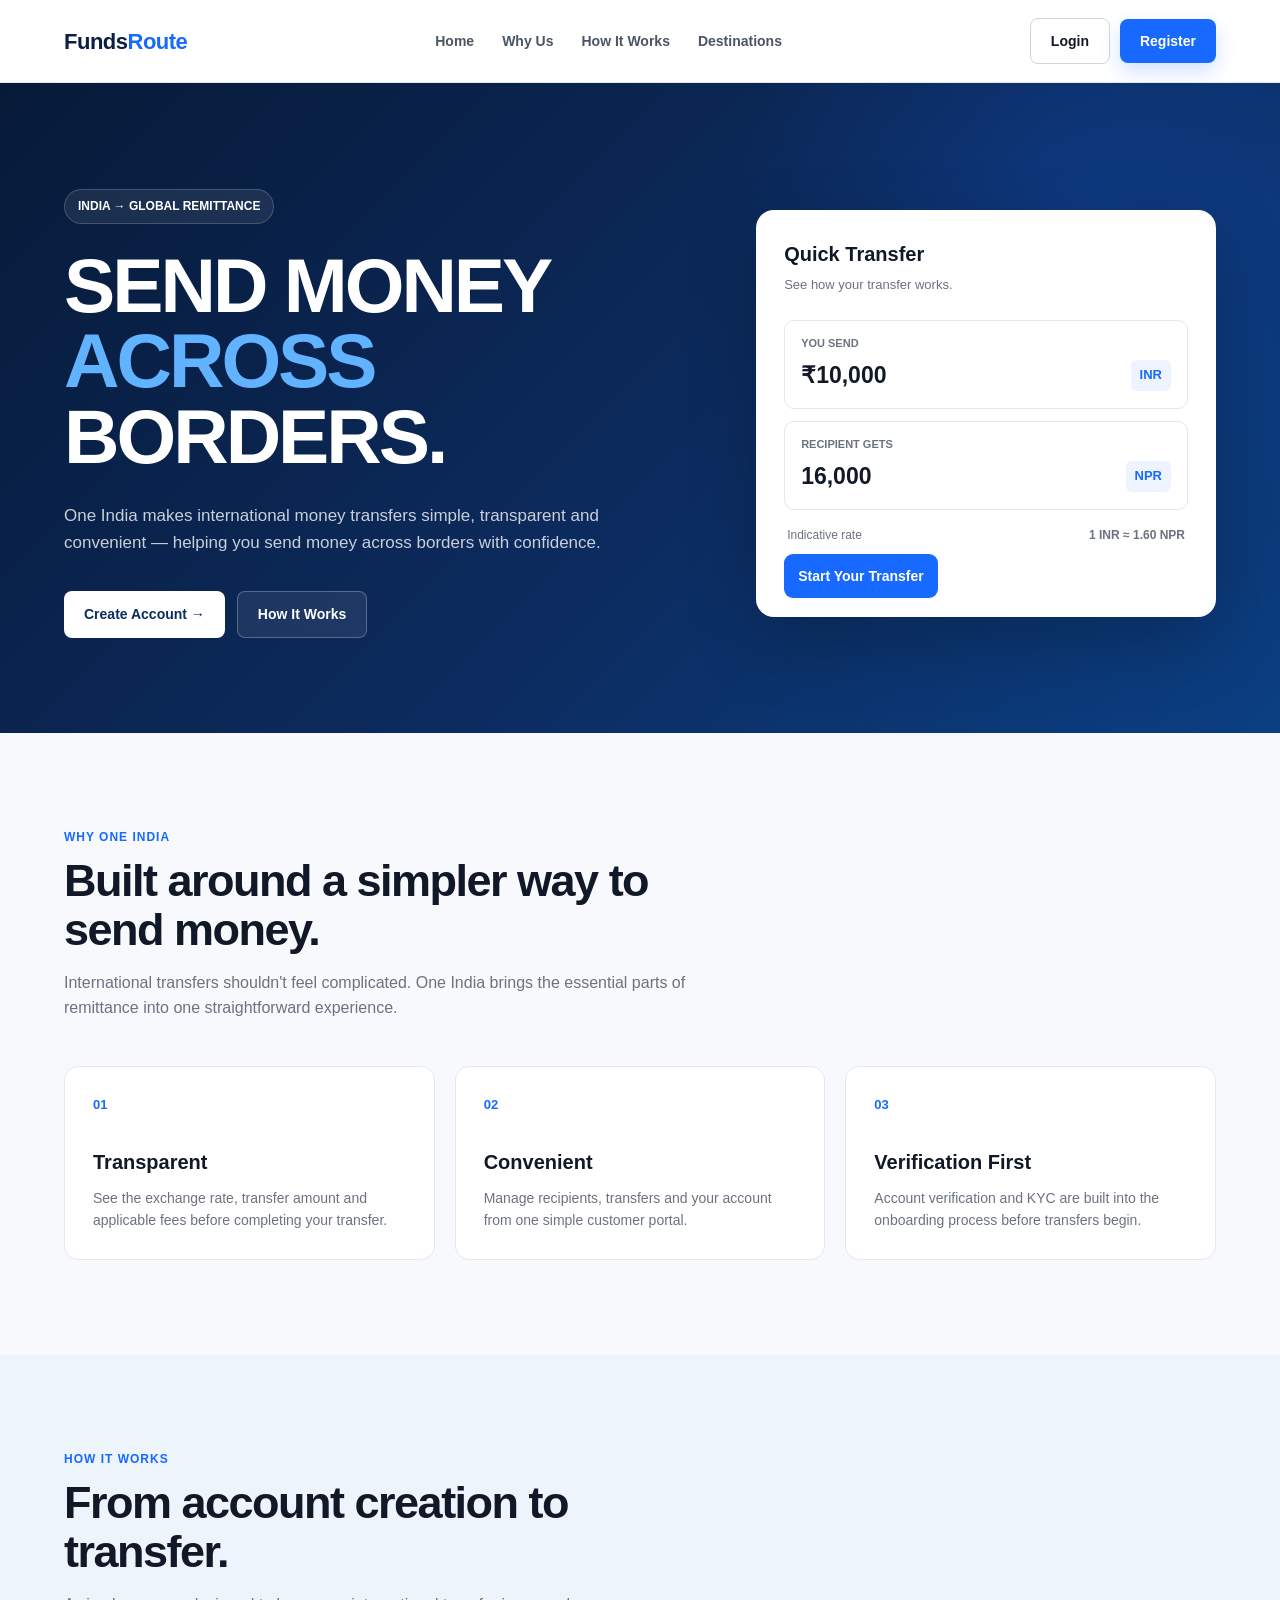
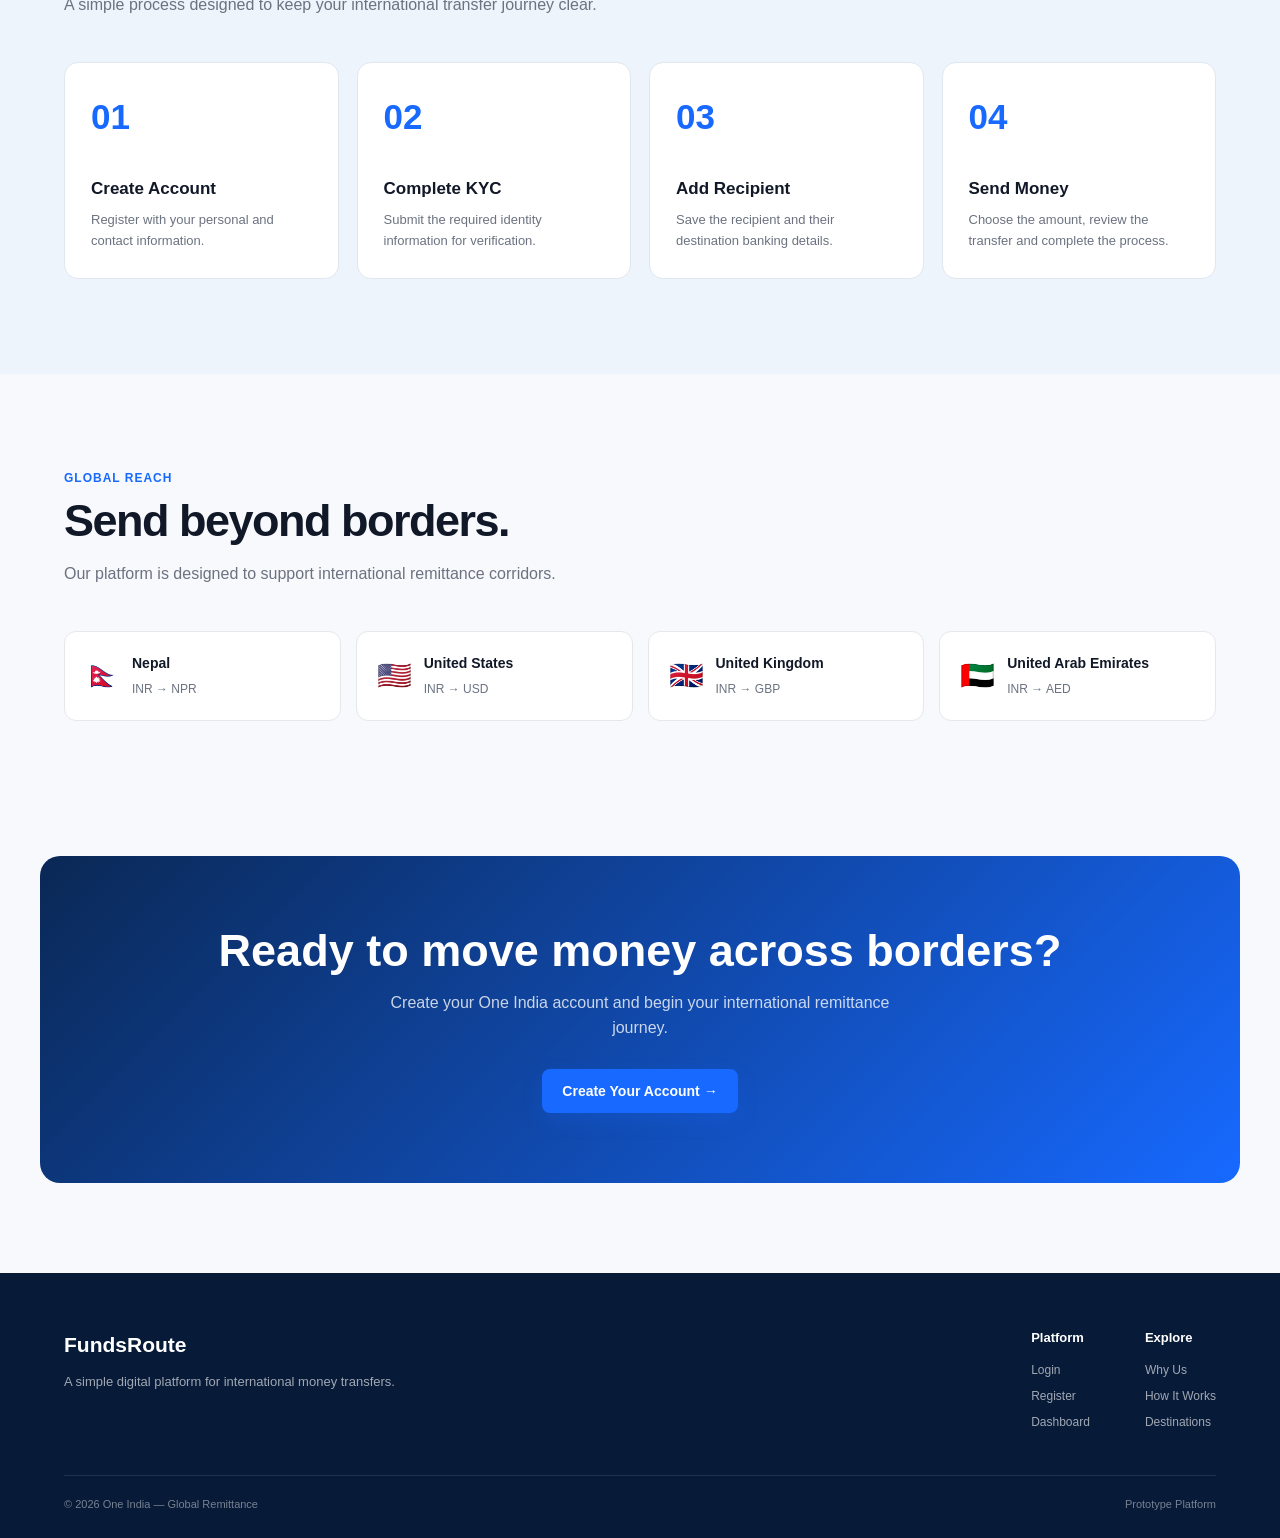
<file: frontend/index.html>
<!DOCTYPE html>
<html lang="en">

<head>

    <meta charset="UTF-8">

    <meta
        name="viewport"
        content="width=device-width, initial-scale=1.0"
    >

    <meta
        name="description"
        content="One India — Global Remittance makes international money transfers simple, transparent and convenient."
    >

    <title>
        One India — Global Remittance
    </title>

    <style>

        * {
            margin: 0;
            padding: 0;
            box-sizing: border-box;
        }

        html {
            scroll-behavior: smooth;
        }

        body {
            font-family:
                Inter,
                -apple-system,
                BlinkMacSystemFont,
                "Segoe UI",
                sans-serif;

            background: #f7f9fc;
            color: #111827;
            line-height: 1.6;
        }

        a {
            text-decoration: none;
            color: inherit;
        }

        /* =================================================
           NAVBAR
        ================================================= */

        .navbar {
            position: sticky;
            top: 0;
            z-index: 1000;

            background: rgba(255, 255, 255, 0.94);

            backdrop-filter: blur(12px);

            border-bottom: 1px solid #e5e7eb;
        }

        .nav-container {
            max-width: 1200px;
            margin: auto;

            padding: 18px 24px;

            display: flex;
            align-items: center;
            justify-content: space-between;
        }

        .logo {
            font-size: 22px;
            font-weight: 800;
            letter-spacing: -0.5px;
            color: #0b1f44;
        }

        .logo span {
            color: #1769ff;
        }

        .nav-links {
            display: flex;
            align-items: center;
            gap: 28px;
        }

        .nav-links a {
            font-size: 14px;
            font-weight: 600;
            color: #4b5563;

            transition: 0.2s ease;
        }

        .nav-links a:hover {
            color: #1769ff;
        }

        .nav-actions {
            display: flex;
            align-items: center;
            gap: 10px;
        }

        .btn {
            display: inline-flex;
            align-items: center;
            justify-content: center;

            padding: 11px 20px;

            border-radius: 8px;

            font-size: 14px;
            font-weight: 700;

            cursor: pointer;

            transition:
                transform 0.2s ease,
                box-shadow 0.2s ease,
                background 0.2s ease;
        }

        .btn:hover {
            transform: translateY(-2px);
        }

        .btn-outline {
            border: 1px solid #d1d5db;
            background: white;
            color: #111827;
        }

        .btn-primary {
            background: #1769ff;
            color: white;

            box-shadow:
                0 8px 20px rgba(23, 105, 255, 0.20);
        }

        .btn-primary:hover {
            background: #0757e8;
            box-shadow:
                0 12px 25px rgba(23, 105, 255, 0.28);
        }


        /* =================================================
           HERO
        ================================================= */

        .hero {
            position: relative;
            overflow: hidden;

            background:
                radial-gradient(
                    circle at 85% 20%,
                    rgba(23, 105, 255, 0.18),
                    transparent 30%
                ),
                linear-gradient(
                    135deg,
                    #071a38 0%,
                    #0c2b5e 55%,
                    #0b3f83 100%
                );

            color: white;
        }

        .hero-container {
            max-width: 1200px;
            margin: auto;

            min-height: 650px;

            padding:
                100px 24px
                90px;

            display: grid;

            grid-template-columns:
                1.15fr
                0.85fr;

            gap: 70px;

            align-items: center;
        }

        .hero-content {
            max-width: 680px;
        }

        .hero-badge {
            display: inline-flex;

            padding: 7px 13px;

            border: 1px solid
                rgba(255, 255, 255, 0.18);

            border-radius: 50px;

            background:
                rgba(255, 255, 255, 0.08);

            font-size: 12px;
            font-weight: 700;

            margin-bottom: 24px;
        }

        .hero h1 {
            font-size:
                clamp(46px, 6vw, 78px);

            line-height: 0.98;

            letter-spacing: -3px;

            margin-bottom: 28px;
        }

        .hero h1 span {
            display: block;
        }

        .hero h1 .highlight {
            color: #61b3ff;
        }

        .hero-description {
            max-width: 600px;

            color:
                rgba(255, 255, 255, 0.78);

            font-size: 17px;

            margin-bottom: 35px;
        }

        .hero-buttons {
            display: flex;
            gap: 12px;
            flex-wrap: wrap;
        }

        .hero .btn-primary {
            background: white;
            color: #0b2c61;

            box-shadow: none;
        }

        .hero .btn-primary:hover {
            background: #f1f5f9;
        }

        .hero .btn-outline {
            background:
                rgba(255, 255, 255, 0.08);

            border-color:
                rgba(255, 255, 255, 0.25);

            color: white;
        }


        /* =================================================
           TRANSFER CARD
        ================================================= */

        .transfer-card {
            background: white;

            color: #111827;

            border-radius: 18px;

            padding: 28px;

            box-shadow:
                0 25px 70px
                rgba(0, 0, 0, 0.22);
        }

        .transfer-card h3 {
            font-size: 20px;
            margin-bottom: 5px;
        }

        .transfer-card-subtitle {
            font-size: 13px;
            color: #6b7280;

            margin-bottom: 24px;
        }

        .currency-row {
            border: 1px solid #e5e7eb;

            border-radius: 10px;

            padding: 14px 16px;

            margin-bottom: 12px;
        }

        .currency-label {
            font-size: 11px;
            font-weight: 700;
            color: #6b7280;

            text-transform: uppercase;

            margin-bottom: 5px;
        }

        .currency-value {
            display: flex;
            justify-content: space-between;
            align-items: center;
        }

        .currency-value strong {
            font-size: 23px;
        }

        .currency-code {
            font-size: 13px;
            font-weight: 800;

            padding: 5px 9px;

            border-radius: 6px;

            background: #eef4ff;

            color: #1769ff;
        }

        .rate-info {
            display: flex;
            justify-content: space-between;

            font-size: 12px;

            color: #6b7280;

            padding:
                4px
                3px
                18px;
        }

        .transfer-button {
            width: 100%;
            border: none;

            padding: 14px;

            border-radius: 9px;

            background: #1769ff;
            color: white;

            font-size: 14px;
            font-weight: 800;

            cursor: pointer;
        }


        /* =================================================
           SECTION
        ================================================= */

        .section {
            max-width: 1200px;

            margin: auto;

            padding:
                95px 24px;
        }

        .section-header {
            max-width: 650px;

            margin-bottom: 45px;
        }

        .section-label {
            color: #1769ff;

            font-size: 12px;

            font-weight: 800;

            text-transform: uppercase;

            letter-spacing: 1px;

            margin-bottom: 8px;
        }

        .section-title {
            font-size:
                clamp(30px, 4vw, 45px);

            line-height: 1.1;

            letter-spacing: -1.5px;

            margin-bottom: 15px;
        }

        .section-description {
            color: #6b7280;
            font-size: 16px;
        }


        /* =================================================
           FEATURES
        ================================================= */

        .features {
            display: grid;

            grid-template-columns:
                repeat(3, 1fr);

            gap: 20px;
        }

        .feature-card {
            background: white;

            border: 1px solid #e5e7eb;

            border-radius: 14px;

            padding: 28px;

            transition:
                transform 0.2s ease,
                box-shadow 0.2s ease;
        }

        .feature-card:hover {
            transform: translateY(-5px);

            box-shadow:
                0 15px 35px
                rgba(15, 23, 42, 0.08);
        }

        .feature-number {
            font-size: 13px;

            font-weight: 800;

            color: #1769ff;

            margin-bottom: 30px;
        }

        .feature-card h3 {
            font-size: 20px;
            margin-bottom: 9px;
        }

        .feature-card p {
            color: #6b7280;
            font-size: 14px;
        }


        /* =================================================
           HOW IT WORKS
        ================================================= */

        .process {
            background: #eef4fb;
        }

        .process-grid {
            display: grid;

            grid-template-columns:
                repeat(4, 1fr);

            gap: 18px;
        }

        .process-card {
            background: white;

            padding: 26px;

            border-radius: 14px;

            border: 1px solid #e1e7ef;
        }

        .process-number {
            font-size: 35px;

            font-weight: 900;

            color: #1769ff;

            margin-bottom: 30px;
        }

        .process-card h3 {
            font-size: 17px;

            margin-bottom: 8px;
        }

        .process-card p {
            color: #6b7280;

            font-size: 13px;
        }


        /* =================================================
           GLOBAL TRANSFERS
        ================================================= */

        .countries {
            display: grid;

            grid-template-columns:
                repeat(4, 1fr);

            gap: 15px;
        }

        .country-card {
            background: white;

            border: 1px solid #e5e7eb;

            border-radius: 12px;

            padding: 20px;

            display: flex;

            align-items: center;

            gap: 12px;
        }

        .country-flag {
            font-size: 28px;
        }

        .country-card strong {
            display: block;

            font-size: 14px;
        }

        .country-card span {
            font-size: 12px;

            color: #6b7280;
        }


        /* =================================================
           CTA
        ================================================= */

        .cta {
            max-width: 1200px;

            margin:
                40px auto 90px;

            padding:
                70px 40px;

            border-radius: 20px;

            background:
                linear-gradient(
                    135deg,
                    #0a2855,
                    #1769ff
                );

            color: white;

            text-align: center;
        }

        .cta h2 {
            font-size:
                clamp(30px, 4vw, 45px);

            line-height: 1.1;

            margin-bottom: 14px;
        }

        .cta p {
            max-width: 550px;

            margin:
                0 auto 28px;

            color:
                rgba(255, 255, 255, 0.78);
        }


        /* =================================================
           FOOTER
        ================================================= */

        footer {
            background: #071a38;

            color: white;
        }

        .footer-container {
            max-width: 1200px;

            margin: auto;

            padding:
                55px 24px 25px;
        }

        .footer-top {
            display: flex;

            justify-content: space-between;

            gap: 40px;

            padding-bottom: 35px;

            border-bottom:
                1px solid
                rgba(255,255,255,0.1);
        }

        .footer-brand {
            max-width: 350px;
        }

        .footer-brand h3 {
            font-size: 21px;
            margin-bottom: 10px;
        }

        .footer-brand p {
            font-size: 13px;

            color:
                rgba(255,255,255,0.62);
        }

        .footer-links {
            display: flex;

            gap: 55px;
        }

        .footer-column h4 {
            font-size: 13px;

            margin-bottom: 12px;
        }

        .footer-column a {
            display: block;

            font-size: 12px;

            color:
                rgba(255,255,255,0.62);

            margin-bottom: 7px;
        }

        .footer-bottom {
            display: flex;

            justify-content: space-between;

            padding-top: 20px;

            font-size: 11px;

            color:
                rgba(255,255,255,0.45);
        }


        /* =================================================
           RESPONSIVE
        ================================================= */

        @media (max-width: 900px) {

            .nav-links {
                display: none;
            }

            .hero-container {
                grid-template-columns: 1fr;

                padding-top: 70px;
            }

            .features {
                grid-template-columns: 1fr;
            }

            .process-grid {
                grid-template-columns:
                    repeat(2, 1fr);
            }

            .countries {
                grid-template-columns:
                    repeat(2, 1fr);
            }

            .footer-top {
                flex-direction: column;
            }

        }

        @media (max-width: 600px) {

            .nav-container {
                padding:
                    15px 18px;
            }

            .logo {
                font-size: 19px;
            }

            .nav-actions .btn-outline {
                display: none;
            }

            .hero-container {
                padding:
                    60px 18px;
            }

            .hero h1 {
                letter-spacing: -2px;
            }

            .section {
                padding:
                    70px 18px;
            }

            .process-grid,
            .countries {
                grid-template-columns: 1fr;
            }

            .cta {
                margin:
                    20px 18px 70px;

                padding:
                    55px 25px;
            }

            .footer-container {
                padding:
                    45px 18px 20px;
            }

            .footer-links {
                gap: 30px;
                flex-wrap: wrap;
            }

            .footer-bottom {
                flex-direction: column;
                gap: 8px;
            }

        }

    </style>

</head>


<body>


<!-- =====================================================
     NAVIGATION
===================================================== -->

<header class="navbar">

    <div class="nav-container">

        <a href="/" class="logo">
            Funds<span>Route</span> 
        </a>


        <nav class="nav-links">

            <a href="#home">
                Home
            </a>

            <a href="#why-us">
                Why Us
            </a>

            <a href="#how-it-works">
                How It Works
            </a>

            <a href="#destinations">
                Destinations
            </a>

        </nav>


        <div class="nav-actions">

            <a
                href="/login"
                class="btn btn-outline"
            >
                Login
            </a>

            <a
                href="/register"
                class="btn btn-primary"
            >
                Register
            </a>

        </div>

    </div>

</header>



<!-- =====================================================
     HERO
===================================================== -->

<main id="home">

<section class="hero">

    <div class="hero-container">


        <div class="hero-content">

            <div class="hero-badge">
                INDIA → GLOBAL REMITTANCE
            </div>


            <h1>

                <span>
                    SEND MONEY
                </span>

                <span>
                    <span class="highlight">
                        ACROSS 
                    </span>
                    BORDERS.
                </span>

            </h1>


            <p class="hero-description">

                One India makes international money transfers
                simple, transparent and convenient — helping you
                send money across borders with confidence.

            </p>


            <div class="hero-buttons">

                <a
                    href="/register"
                    class="btn btn-primary"
                >
                    Create Account →
                </a>

                <a
                    href="#how-it-works"
                    class="btn btn-outline"
                >
                    How It Works
                </a>

            </div>

        </div>



        <!-- TRANSFER PREVIEW -->

        <div class="transfer-card">

            <h3>
                Quick Transfer
            </h3>

            <p class="transfer-card-subtitle">
                See how your transfer works.
            </p>


            <div class="currency-row">

                <div class="currency-label">
                    You Send
                </div>

                <div class="currency-value">

                    <strong>
                        ₹10,000
                    </strong>

                    <span class="currency-code">
                        INR
                    </span>

                </div>

            </div>


            <div class="currency-row">

                <div class="currency-label">
                    Recipient Gets
                </div>

                <div class="currency-value">

                    <strong>
                        16,000
                    </strong>

                    <span class="currency-code">
                        NPR
                    </span>

                </div>

            </div>


            <div class="rate-info">

                <span>
                    Indicative rate
                </span>

                <strong>
                    1 INR ≈ 1.60 NPR
                </strong>

            </div>


            <a
                href="/register"
                class="transfer-button"
            >
                Start Your Transfer
            </a>

        </div>

    </div>

</section>



<!-- =====================================================
     WHY US
===================================================== -->

<section
    class="section"
    id="why-us"
>

    <div class="section-header">

        <div class="section-label">
            WHY ONE INDIA
        </div>

        <h2 class="section-title">
            Built around a simpler
            way to send money.
        </h2>

        <p class="section-description">

            International transfers shouldn't feel complicated.
            One India brings the essential parts of remittance
            into one straightforward experience.

        </p>

    </div>


    <div class="features">


        <div class="feature-card">

            <div class="feature-number">
                01
            </div>

            <h3>
                Transparent
            </h3>

            <p>
                See the exchange rate, transfer amount and
                applicable fees before completing your transfer.
            </p>

        </div>


        <div class="feature-card">

            <div class="feature-number">
                02
            </div>

            <h3>
                Convenient
            </h3>

            <p>
                Manage recipients, transfers and your account
                from one simple customer portal.
            </p>

        </div>


        <div class="feature-card">

            <div class="feature-number">
                03
            </div>

            <h3>
                Verification First
            </h3>

            <p>
                Account verification and KYC are built into
                the onboarding process before transfers begin.
            </p>

        </div>


    </div>

</section>



<!-- =====================================================
     HOW IT WORKS
===================================================== -->

<section
    class="process"
    id="how-it-works"
>

    <div class="section">

        <div class="section-header">

            <div class="section-label">
                HOW IT WORKS
            </div>

            <h2 class="section-title">
                From account creation
                to transfer.
            </h2>

            <p class="section-description">
                A simple process designed to keep your
                international transfer journey clear.
            </p>

        </div>


        <div class="process-grid">


            <div class="process-card">

                <div class="process-number">
                    01
                </div>

                <h3>
                    Create Account
                </h3>

                <p>
                    Register with your personal and contact
                    information.
                </p>

            </div>


            <div class="process-card">

                <div class="process-number">
                    02
                </div>

                <h3>
                    Complete KYC
                </h3>

                <p>
                    Submit the required identity information
                    for verification.
                </p>

            </div>


            <div class="process-card">

                <div class="process-number">
                    03
                </div>

                <h3>
                    Add Recipient
                </h3>

                <p>
                    Save the recipient and their destination
                    banking details.
                </p>

            </div>


            <div class="process-card">

                <div class="process-number">
                    04
                </div>

                <h3>
                    Send Money
                </h3>

                <p>
                    Choose the amount, review the transfer
                    and complete the process.
                </p>

            </div>


        </div>

    </div>

</section>



<!-- =====================================================
     DESTINATIONS
===================================================== -->

<section
    class="section"
    id="destinations"
>

    <div class="section-header">

        <div class="section-label">
            GLOBAL REACH
        </div>

        <h2 class="section-title">
            Send beyond borders.
        </h2>

        <p class="section-description">
            Our platform is designed to support
            international remittance corridors.
        </p>

    </div>


    <div class="countries">


        <div class="country-card">

            <div class="country-flag">
                🇳🇵
            </div>

            <div>

                <strong>
                    Nepal
                </strong>

                <span>
                    INR → NPR
                </span>

            </div>

        </div>


        <div class="country-card">

            <div class="country-flag">
                🇺🇸
            </div>

            <div>

                <strong>
                    United States
                </strong>

                <span>
                    INR → USD
                </span>

            </div>

        </div>


        <div class="country-card">

            <div class="country-flag">
                🇬🇧
            </div>

            <div>

                <strong>
                    United Kingdom
                </strong>

                <span>
                    INR → GBP
                </span>

            </div>

        </div>


        <div class="country-card">

            <div class="country-flag">
                🇦🇪
            </div>

            <div>

                <strong>
                    United Arab Emirates
                </strong>

                <span>
                    INR → AED
                </span>

            </div>

        </div>


    </div>

</section>



<!-- =====================================================
     CTA
===================================================== -->

<section class="cta">

    <h2>
        Ready to move money
        across borders?
    </h2>

    <p>
        Create your One India account and begin your
        international remittance journey.
    </p>

    <a
        href="/register"
        class="btn btn-primary"
    >
        Create Your Account →
    </a>

</section>


</main>



<!-- =====================================================
     FOOTER
===================================================== -->

<footer>

    <div class="footer-container">


        <div class="footer-top">


            <div class="footer-brand">

                <h3>
                    FundsRoute
                </h3>

                <p>
                    A simple digital platform for
                    international money transfers.
                </p>

            </div>


            <div class="footer-links">


                <div class="footer-column">

                    <h4>
                        Platform
                    </h4>

                    <a href="/login">
                        Login
                    </a>

                    <a href="/register">
                        Register
                    </a>

                    <a href="/dashboard">
                        Dashboard
                    </a>

                </div>


                <div class="footer-column">

                    <h4>
                        Explore
                    </h4>

                    <a href="#why-us">
                        Why Us
                    </a>

                    <a href="#how-it-works">
                        How It Works
                    </a>

                    <a href="#destinations">
                        Destinations
                    </a>

                </div>


            </div>

        </div>


        <div class="footer-bottom">

            <span>
                © 2026 One India — Global Remittance
            </span>

            <span>
                Prototype Platform
            </span>

        </div>


    </div>

</footer>


</body>

</html>
</file>
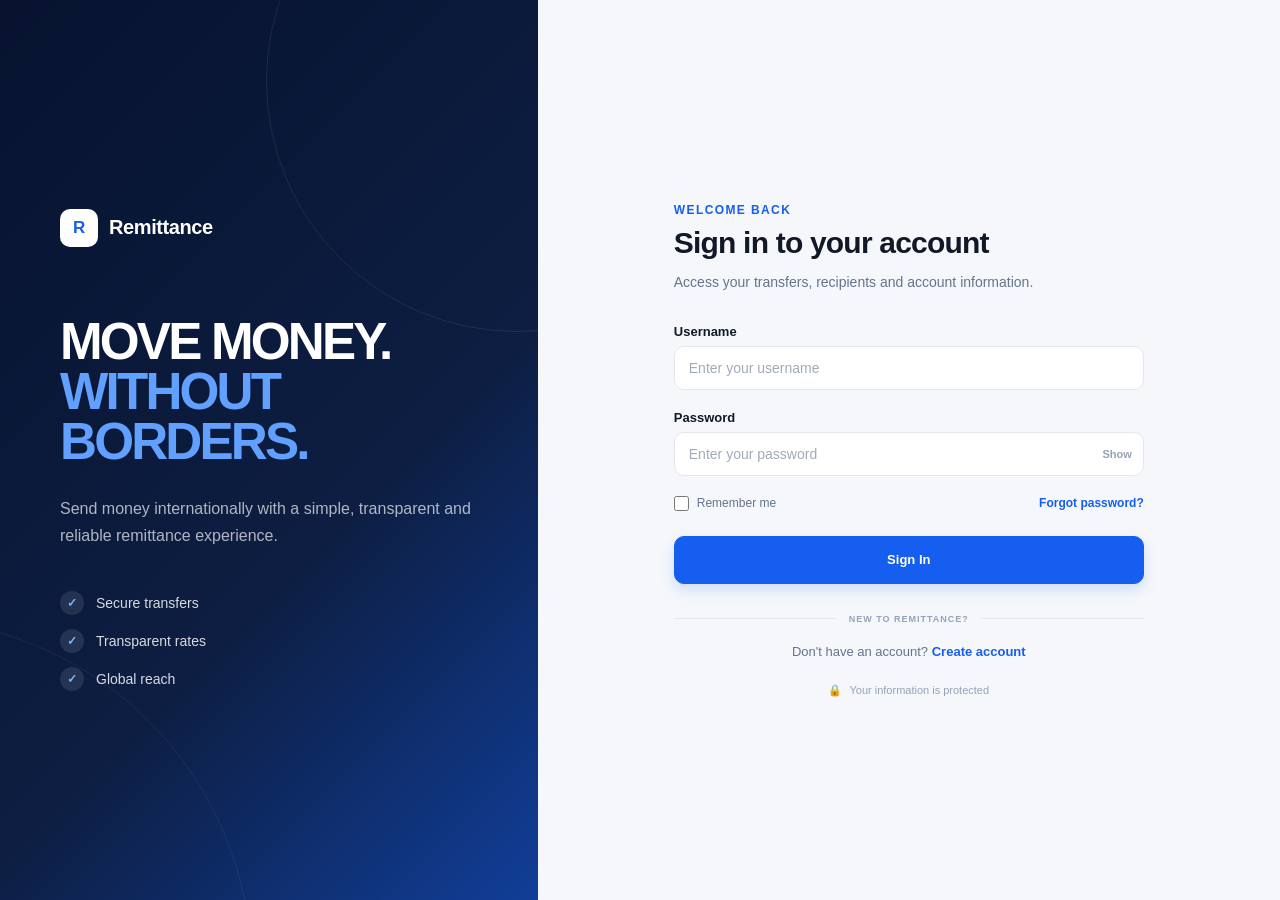
<file: frontend/login.html>
<!DOCTYPE html>
<html lang="en">
<head>

    <meta charset="UTF-8">

    <meta
        name="viewport"
        content="width=device-width, initial-scale=1.0"
    >

    <title>Login | Remittance</title>


    <style>

        /* =========================================================
           RESET
        ========================================================= */

        * {
            margin: 0;
            padding: 0;
            box-sizing: border-box;
        }

        body {

            min-height: 100vh;

            font-family:
                Inter,
                -apple-system,
                BlinkMacSystemFont,
                "Segoe UI",
                sans-serif;

            background: #f5f7fb;

            color: #111827;
        }

        button,
        input {
            font: inherit;
        }

        button {
            cursor: pointer;
        }

        a {
            text-decoration: none;
            color: inherit;
        }


        /* =========================================================
           VARIABLES
        ========================================================= */

        :root {

            --primary: #155eef;
            --primary-hover: #0b4fd7;
            --primary-soft: #eff6ff;

            --background: #f5f7fb;
            --surface: #ffffff;

            --text-primary: #111827;
            --text-secondary: #64748b;
            --text-muted: #94a3b8;

            --border: #e5e7eb;
            --border-light: #eef2f7;

            --danger: #dc2626;
            --danger-soft: #fef2f2;

            --navy: #07132f;
            --navy-light: #0d1e42;

            --radius-md: 12px;
            --radius-lg: 16px;

            --shadow-md:
                0 12px 32px rgba(16, 24, 40, 0.08);
        }


        /* =========================================================
           PAGE
        ========================================================= */

        .auth-page {

            min-height: 100vh;

            display: grid;

            grid-template-columns: 42% 58%;
        }


        /* =========================================================
           BRAND SIDE
        ========================================================= */

        .auth-brand {

            position: relative;

            overflow: hidden;

            display: flex;
            align-items: center;

            padding: 60px;

            color: #ffffff;

            background:
                linear-gradient(
                    135deg,
                    #07132f 0%,
                    #0d1e42 60%,
                    #155eef 140%
                );
        }

        .auth-brand::before {

            content: "";

            position: absolute;

            width: 500px;
            height: 500px;

            right: -230px;
            top: -170px;

            border:
                1px solid
                rgba(255,255,255,0.08);

            border-radius: 50%;
        }

        .auth-brand::after {

            content: "";

            position: absolute;

            width: 700px;
            height: 700px;

            left: -450px;
            bottom: -420px;

            border:
                1px solid
                rgba(255,255,255,0.06);

            border-radius: 50%;
        }

        .auth-brand-content {

            position: relative;

            z-index: 2;

            max-width: 500px;
        }


        /* =========================================================
           LOGO
        ========================================================= */

        .auth-logo {

            display: inline-flex;

            align-items: center;

            gap: 11px;

            margin-bottom: 70px;

            font-size: 20px;

            font-weight: 700;

            letter-spacing: -0.4px;
        }

        .auth-logo-mark {

            width: 38px;
            height: 38px;

            display: flex;

            align-items: center;
            justify-content: center;

            border-radius: 10px;

            background: #ffffff;

            color: var(--primary);

            font-size: 17px;

            font-weight: 800;
        }


        /* =========================================================
           BRAND HEADING
        ========================================================= */

        .auth-brand h1 {

            max-width: 460px;

            font-size:
                clamp(42px, 4vw, 64px);

            line-height: 0.98;

            letter-spacing: -2.8px;

            font-weight: 800;
        }

        .auth-brand h1 span {

            display: block;

            color: #62a0ff;
        }

        .auth-brand-description {

            max-width: 430px;

            margin-top: 28px;

            color:
                rgba(255,255,255,0.68);

            font-size: 16px;

            line-height: 1.7;
        }


        /* =========================================================
           TRUST
        ========================================================= */

        .auth-trust {

            display: flex;

            flex-direction: column;

            gap: 14px;

            margin-top: 42px;
        }

        .auth-trust-item {

            display: flex;

            align-items: center;

            gap: 12px;

            color:
                rgba(255,255,255,0.84);

            font-size: 14px;
        }

        .auth-trust-icon {

            width: 24px;
            height: 24px;

            display: flex;

            align-items: center;
            justify-content: center;

            border-radius: 50%;

            background:
                rgba(255,255,255,0.10);

            color: #7db1ff;

            font-size: 12px;

            font-weight: 700;
        }


        /* =========================================================
           FORM SIDE
        ========================================================= */

        .auth-form-side {

            min-height: 100vh;

            display: flex;

            align-items: center;

            justify-content: center;

            padding: 40px 35px;
        }

        .auth-form-container {

            width: 100%;

            max-width: 470px;
        }


        /* =========================================================
           HEADER
        ========================================================= */

        .auth-header {

            margin-bottom: 30px;
        }

        .auth-kicker {

            display: block;

            margin-bottom: 8px;

            color: var(--primary);

            font-size: 12px;

            font-weight: 700;

            text-transform: uppercase;

            letter-spacing: 1.4px;
        }

        .auth-header h2 {

            font-size: 30px;

            line-height: 1.2;

            letter-spacing: -0.8px;
        }

        .auth-header p {

            margin-top: 10px;

            color: var(--text-secondary);

            font-size: 14px;

            line-height: 1.6;
        }


        /* =========================================================
           MESSAGE
        ========================================================= */

        .form-message {

            display: none;

            margin-bottom: 20px;

            padding: 12px 14px;

            border-radius: 10px;

            font-size: 13px;

            line-height: 1.5;
        }

        .form-message.error {

            display: block;

            border:
                1px solid
                #fecaca;

            background:
                var(--danger-soft);

            color:
                var(--danger);
        }

        .form-message.success {

            display: block;

            border:
                1px solid
                #bbf7d0;

            background:
                #f0fdf4;

            color:
                #16a34a;
        }


        /* =========================================================
           FORM
        ========================================================= */

        .form-group {

            margin-bottom: 20px;
        }

        .form-label {

            display: block;

            margin-bottom: 7px;

            color: var(--text-primary);

            font-size: 13px;

            font-weight: 600;
        }

        .form-input-wrapper {

            position: relative;
        }

        .form-input {

            width: 100%;

            padding:
                13px 14px;

            border:
                1px solid
                var(--border);

            border-radius: 10px;

            outline: none;

            background: #ffffff;

            color: var(--text-primary);

            font-size: 14px;

            transition:
                border-color 180ms ease,
                box-shadow 180ms ease;
        }

        .form-input:focus {

            border-color:
                var(--primary);

            box-shadow:
                0 0 0 3px
                rgba(21,94,239,0.10);
        }

        .form-input::placeholder {

            color: #a1aab8;
        }


        /* =========================================================
           PASSWORD
        ========================================================= */

        .password-input {

            padding-right: 55px;
        }

        .password-toggle {

            position: absolute;

            right: 12px;

            top: 50%;

            transform:
                translateY(-50%);

            border: 0;

            background: transparent;

            color: var(--text-muted);

            font-size: 11px;

            font-weight: 600;
        }

        .password-toggle:hover {

            color:
                var(--primary);
        }


        /* =========================================================
           OPTIONS
        ========================================================= */

        .form-options {

            display: flex;

            align-items: center;

            justify-content: space-between;

            gap: 15px;

            margin-bottom: 25px;
        }

        .checkbox-label {

            display: flex;

            align-items: center;

            gap: 8px;

            color:
                var(--text-secondary);

            font-size: 12px;

            cursor: pointer;
        }

        .checkbox-label input {

            width: 15px;
            height: 15px;

            accent-color:
                var(--primary);
        }

        .auth-link {

            color:
                var(--primary);

            font-size: 12px;

            font-weight: 700;
        }


        /* =========================================================
           BUTTON
        ========================================================= */

        .auth-submit {

            width: 100%;

            min-height: 48px;

            border:
                1px solid
                var(--primary);

            border-radius: 10px;

            background:
                var(--primary);

            color: #ffffff;

            font-size: 13px;

            font-weight: 700;

            box-shadow:
                0 6px 14px
                rgba(21,94,239,0.16);

            transition: 180ms ease;
        }

        .auth-submit:hover {

            background:
                var(--primary-hover);
        }

        .auth-submit:disabled {

            opacity: 0.65;

            cursor: not-allowed;
        }


        /* =========================================================
           DIVIDER
        ========================================================= */

        .auth-divider {

            display: flex;

            align-items: center;

            gap: 12px;

            margin:
                30px 0 20px;

            color:
                var(--text-muted);

            font-size: 9px;

            font-weight: 700;

            letter-spacing: 1px;
        }

        .auth-divider::before,
        .auth-divider::after {

            content: "";

            flex: 1;

            height: 1px;

            background:
                var(--border);
        }


        /* =========================================================
           SWITCH
        ========================================================= */

        .auth-switch {

            text-align: center;

            color:
                var(--text-secondary);

            font-size: 13px;
        }

        .auth-switch a {

            color:
                var(--primary);

            font-weight: 700;
        }


        /* =========================================================
           SECURITY
        ========================================================= */

        .auth-security {

            display: flex;

            align-items: center;

            justify-content: center;

            gap: 7px;

            margin-top: 25px;

            color:
                var(--text-muted);

            font-size: 11px;
        }


        /* =========================================================
           RESPONSIVE
        ========================================================= */

        @media (max-width: 1000px) {

            .auth-page {

                grid-template-columns: 1fr;
            }

            .auth-brand {

                min-height: 360px;

                padding: 45px 35px;
            }

            .auth-logo {

                margin-bottom: 45px;
            }

            .auth-brand h1 {

                font-size: 44px;
            }

            .auth-trust {

                flex-direction: row;

                flex-wrap: wrap;

                gap: 15px 25px;
            }

            .auth-form-side {

                min-height: auto;

                padding:
                    50px 25px;
            }
        }

        @media (max-width: 600px) {

            .auth-brand {

                padding:
                    35px 22px;
            }

            .auth-brand h1 {

                font-size: 38px;

                letter-spacing: -1.8px;
            }

            .auth-brand-description {

                font-size: 14px;
            }

            .auth-form-side {

                padding:
                    40px 18px;
            }

            .auth-header h2 {

                font-size: 25px;
            }

            .form-options {

                align-items: flex-start;

                flex-direction: column;
            }

        }

    </style>

</head>


<body>


<div class="auth-page">


    <!-- =========================================================
         BRAND SIDE
    ========================================================== -->

    <section class="auth-brand">

        <div class="auth-brand-content">


            <a
                href="index.html"
                class="auth-logo"
            >

                <span class="auth-logo-mark">
                    R
                </span>

                <span>
                    Remittance
                </span>

            </a>


            <h1>

                MOVE MONEY.

                <span>
                    WITHOUT BORDERS.
                </span>

            </h1>


            <p class="auth-brand-description">

                Send money internationally with a
                simple, transparent and reliable
                remittance experience.

            </p>


            <div class="auth-trust">

                <div class="auth-trust-item">

                    <span class="auth-trust-icon">
                        ✓
                    </span>

                    Secure transfers

                </div>


                <div class="auth-trust-item">

                    <span class="auth-trust-icon">
                        ✓
                    </span>

                    Transparent rates

                </div>


                <div class="auth-trust-item">

                    <span class="auth-trust-icon">
                        ✓
                    </span>

                    Global reach

                </div>

            </div>

        </div>

    </section>


    <!-- =========================================================
         LOGIN SIDE
    ========================================================== -->

    <main class="auth-form-side">

        <div class="auth-form-container">


            <header class="auth-header">

                <span class="auth-kicker">
                    Welcome back
                </span>

                <h2>
                    Sign in to your account
                </h2>

                <p>
                    Access your transfers, recipients
                    and account information.
                </p>

            </header>


            <div
                class="form-message"
                id="loginMessage"
            ></div>


            <form
                id="loginForm"
                novalidate
            >


                <!-- USERNAME -->

                <div class="form-group">

                    <label
                        class="form-label"
                        for="loginUsername"
                    >
                        Username
                    </label>

                    <input
                        class="form-input"
                        type="text"
                        id="loginUsername"
                        name="username"
                        placeholder="Enter your username"
                        autocomplete="username"
                        required
                    >

                </div>


                <!-- PASSWORD -->

                <div class="form-group">

                    <label
                        class="form-label"
                        for="loginPassword"
                    >
                        Password
                    </label>


                    <div class="form-input-wrapper">

                        <input
                            class="form-input password-input"
                            type="password"
                            id="loginPassword"
                            name="password"
                            placeholder="Enter your password"
                            autocomplete="current-password"
                            required
                        >


                        <button
                            type="button"
                            class="password-toggle"
                            id="passwordToggle"
                        >
                            Show
                        </button>

                    </div>

                </div>


                <!-- OPTIONS -->

                <div class="form-options">


                    <label class="checkbox-label">

                        <input
                            type="checkbox"
                            name="remember"
                        >

                        <span>
                            Remember me
                        </span>

                    </label>


                    <a
                        href="#"
                        class="auth-link"
                        id="forgotPassword"
                    >
                        Forgot password?
                    </a>


                </div>


                <!-- SUBMIT -->

                <button
                    type="submit"
                    class="auth-submit"
                    id="loginButton"
                >
                    Sign In
                </button>


            </form>


            <div class="auth-divider">

                <span>
                    NEW TO REMITTANCE?
                </span>

            </div>


            <div class="auth-switch">

                Don't have an account?

                <a href="register.html">
                    Create account
                </a>

            </div>


            <div class="auth-security">

                <span>
                    🔒
                </span>

                Your information is protected

            </div>


        </div>

    </main>

</div>


<script>

    /* =========================================================
       ELEMENTS
    ========================================================= */

    const loginForm =
        document.getElementById("loginForm");

    const loginMessage =
        document.getElementById("loginMessage");

    const loginButton =
        document.getElementById("loginButton");

    const passwordToggle =
        document.getElementById("passwordToggle");

    const loginPassword =
        document.getElementById("loginPassword");

    const forgotPassword =
        document.getElementById("forgotPassword");


    /* =========================================================
       PASSWORD TOGGLE
    ========================================================= */

    passwordToggle.addEventListener(
        "click",
        function () {

            if (
                loginPassword.type ===
                "password"
            ) {

                loginPassword.type =
                    "text";

                passwordToggle.textContent =
                    "Hide";

            } else {

                loginPassword.type =
                    "password";

                passwordToggle.textContent =
                    "Show";
            }
        }
    );


    /* =========================================================
       MESSAGE
    ========================================================= */

    function showError(text) {

        loginMessage.textContent =
            text;

        loginMessage.className =
            "form-message error";
    }


    function showSuccess(text) {

        loginMessage.textContent =
            text;

        loginMessage.className =
            "form-message success";
    }


    function clearMessage() {

        loginMessage.textContent =
            "";

        loginMessage.className =
            "form-message";
    }


    /* =========================================================
       LOGIN
    ========================================================= */

    loginForm.addEventListener(
        "submit",
        async function (event) {

            event.preventDefault();

            clearMessage();


            /* -------------------------------------------------
               GET FORM VALUES
            ------------------------------------------------- */

            const username =
                document
                    .getElementById("loginUsername")
                    .value
                    .trim();

            const password =
                loginPassword.value;


            /* -------------------------------------------------
               BASIC VALIDATION
            ------------------------------------------------- */

            if (!username) {

                showError(
                    "Please enter your username."
                );

                return;
            }


            if (!password) {

                showError(
                    "Please enter your password."
                );

                return;
            }


            /* -------------------------------------------------
               DISABLE BUTTON
            ------------------------------------------------- */

            loginButton.disabled =
                true;

            loginButton.textContent =
                "Signing in...";


            try {

                /* ---------------------------------------------
                   CREATE FORM DATA
                --------------------------------------------- */

                const formData =
                    new FormData();

                formData.append(
                    "username",
                    username
                );

                formData.append(
                    "password",
                    password
                );


                /* ---------------------------------------------
                   SEND REQUEST TO FLASK
                --------------------------------------------- */

                const response =
                    await fetch(
                        "/api/auth/login",
                        {
                            method: "POST",
                            body: formData
                        }
                    );


                /* ---------------------------------------------
                   READ RESPONSE
                --------------------------------------------- */

                const data =
                    await response.json();


                /* ---------------------------------------------
                   LOGIN SUCCESS
                --------------------------------------------- */

                if (
                    response.ok &&
                    data.success
                ) {

                    showSuccess(
                        data.message ||
                        "Login successful."
                    );


                    console.log(
                        "Logged in user:",
                        data.user
                    );


                    /*
                     * TEMPORARY:
                     * Wait for 1 second so the user
                     * can see the success message.
                     *
                     * We will replace this with
                     * authenticated session + dashboard
                     * redirect next.
                     */

                    setTimeout(
                        function () {

                            window.location.href =
                                "/dashboard";

                        },
                        1000
                    );


                    return;
                }


                /* ---------------------------------------------
                   LOGIN FAILED
                --------------------------------------------- */

                if (
                    data.status ===
                    "kyc_pending"
                ) {

                    showError(
                        "Your account is still pending KYC verification."
                    );

                } else if (
                    data.status ===
                    "rejected"
                ) {

                    showError(
                        "Your KYC verification was rejected."
                    );

                } else if (
                    data.status ===
                    "suspended"
                ) {

                    showError(
                        "Your account has been suspended."
                    );

                } else {

                    showError(
                        data.message ||
                        "Login failed. Please check your credentials."
                    );
                }

            } catch (error) {

                console.error(
                    "LOGIN ERROR:",
                    error
                );

                showError(
                    "Unable to connect to the server. Please try again."
                );

            } finally {

                loginButton.disabled =
                    false;

                loginButton.textContent =
                    "Sign In";
            }

        }
    );


    /* =========================================================
       FORGOT PASSWORD
    ========================================================= */

    forgotPassword.addEventListener(
        "click",
        function (event) {

            event.preventDefault();

            showError(
                "Password recovery will be available later."
            );
        }
    );

</script>


</body>
</html>
</file>
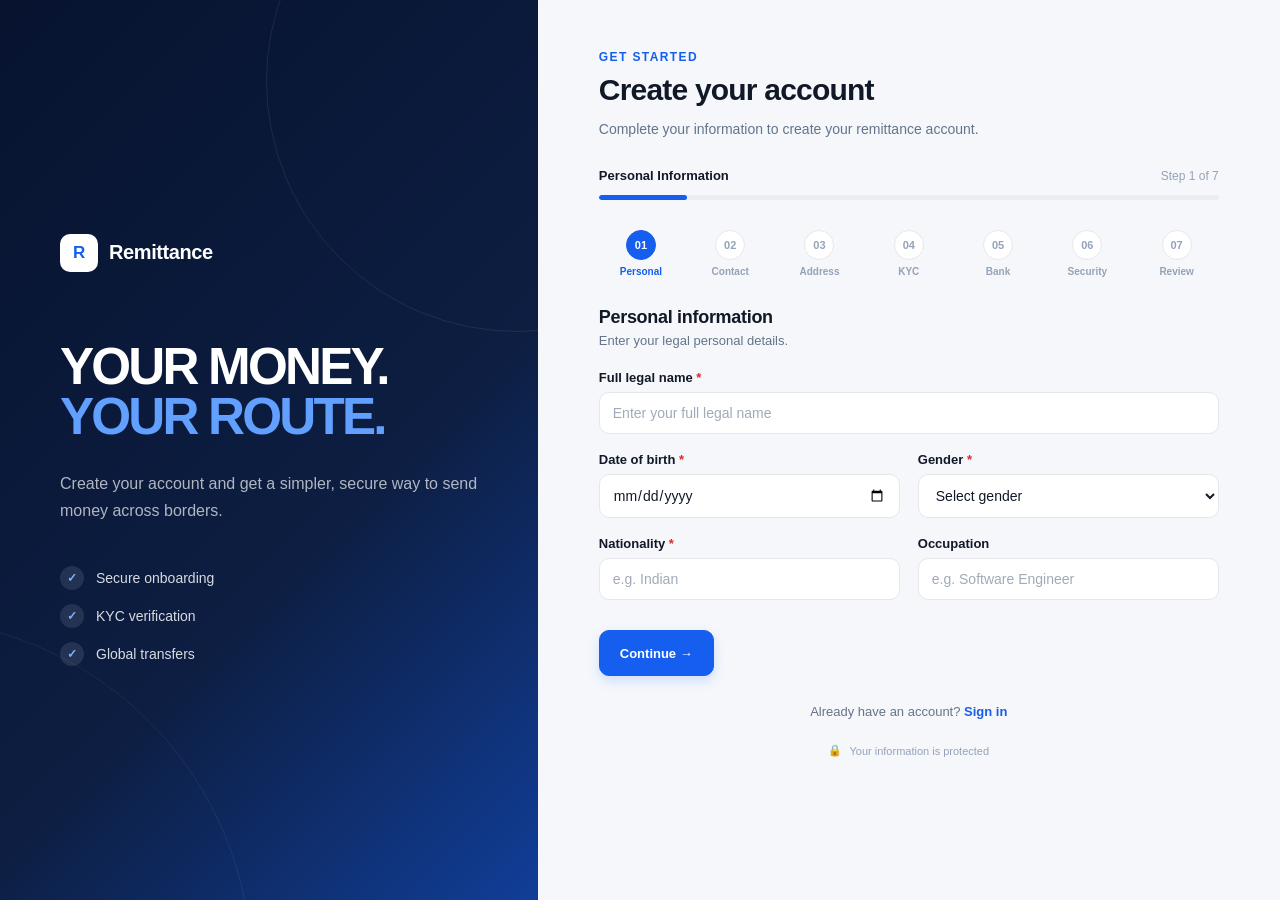
<file: frontend/register.html>
<!DOCTYPE html>
<html lang="en">
<head>
    <meta charset="UTF-8">
    <meta name="viewport" content="width=device-width, initial-scale=1.0">

    <title>Create Account | Remittance</title>

    <style>
        /* =========================================================
           RESET
        ========================================================= */

        * {
            margin: 0;
            padding: 0;
            box-sizing: border-box;
        }

        html {
            scroll-behavior: smooth;
        }

        body {
            min-height: 100vh;
            font-family:
                Inter,
                -apple-system,
                BlinkMacSystemFont,
                "Segoe UI",
                sans-serif;

            background: #f5f7fb;
            color: #111827;
        }

        button,
        input,
        select,
        textarea {
            font: inherit;
        }

        button {
            cursor: pointer;
        }

        a {
            color: inherit;
            text-decoration: none;
        }


        /* =========================================================
           VARIABLES
        ========================================================= */

        :root {
            --background: #f5f7fb;
            --surface: #ffffff;
            --surface-secondary: #f8fafc;

            --text-primary: #111827;
            --text-secondary: #64748b;
            --text-muted: #94a3b8;

            --border: #e5e7eb;
            --border-light: #eef2f7;

            --primary: #155eef;
            --primary-hover: #0b4fd7;
            --primary-soft: #eff6ff;

            --success: #16a34a;
            --success-soft: #f0fdf4;

            --warning: #d97706;
            --warning-soft: #fffbeb;

            --danger: #dc2626;
            --danger-soft: #fef2f2;

            --navy: #07132f;
            --navy-light: #0d1e42;

            --radius-sm: 8px;
            --radius-md: 12px;
            --radius-lg: 16px;
            --radius-xl: 22px;

            --shadow-sm:
                0 1px 2px rgba(16, 24, 40, 0.04);

            --shadow-md:
                0 12px 32px rgba(16, 24, 40, 0.08);
        }


        /* =========================================================
           PAGE
        ========================================================= */

        .register-page {
            min-height: 100vh;
        }

        .auth-page {
            min-height: 100vh;
            display: grid;
            grid-template-columns: 42% 58%;
        }


        /* =========================================================
           BRAND SIDE
        ========================================================= */

        .auth-brand {
            position: relative;
            overflow: hidden;

            display: flex;
            align-items: center;

            padding: 60px;

            color: #ffffff;

            background:
                linear-gradient(
                    135deg,
                    #07132f 0%,
                    #0d1e42 60%,
                    #155eef 140%
                );
        }

        .auth-brand::before {
            content: "";

            position: absolute;

            width: 500px;
            height: 500px;

            right: -230px;
            top: -170px;

            border: 1px solid rgba(255,255,255,0.08);

            border-radius: 50%;
        }

        .auth-brand::after {
            content: "";

            position: absolute;

            width: 700px;
            height: 700px;

            left: -450px;
            bottom: -420px;

            border: 1px solid rgba(255,255,255,0.06);

            border-radius: 50%;
        }

        .auth-brand-content {
            position: relative;
            z-index: 2;

            max-width: 500px;
        }


        /* =========================================================
           LOGO
        ========================================================= */

        .auth-logo {
            display: inline-flex;
            align-items: center;
            gap: 11px;

            margin-bottom: 70px;

            font-size: 20px;
            font-weight: 700;
            letter-spacing: -0.4px;
        }

        .auth-logo-mark {
            width: 38px;
            height: 38px;

            display: flex;
            align-items: center;
            justify-content: center;

            border-radius: 10px;

            background: #ffffff;
            color: var(--primary);

            font-size: 17px;
            font-weight: 800;
        }


        /* =========================================================
           BRAND CONTENT
        ========================================================= */

        .auth-brand h1 {
            max-width: 460px;

            font-size: clamp(42px, 4vw, 64px);
            line-height: 0.98;

            letter-spacing: -2.8px;

            font-weight: 800;
        }

        .auth-brand h1 span {
            display: block;
            color: #62a0ff;
        }

        .auth-brand-description {
            max-width: 430px;

            margin-top: 28px;

            color: rgba(255,255,255,0.68);

            font-size: 16px;
            line-height: 1.7;
        }


        /* =========================================================
           TRUST
        ========================================================= */

        .auth-trust {
            display: flex;
            flex-direction: column;
            gap: 14px;

            margin-top: 42px;
        }

        .auth-trust-item {
            display: flex;
            align-items: center;
            gap: 12px;

            color: rgba(255,255,255,0.84);

            font-size: 14px;
        }

        .auth-trust-icon {
            width: 24px;
            height: 24px;

            display: flex;
            align-items: center;
            justify-content: center;

            border-radius: 50%;

            background: rgba(255,255,255,0.10);

            color: #7db1ff;

            font-size: 12px;
            font-weight: 700;
        }


        /* =========================================================
           FORM SIDE
        ========================================================= */

        .auth-form-side {
            min-height: 100vh;

            display: flex;
            justify-content: center;

            padding: 50px 35px;

            overflow-y: auto;
        }

        .auth-form-container {
            width: 100%;
            max-width: 620px;
        }


        /* =========================================================
           HEADER
        ========================================================= */

        .auth-header {
            margin-bottom: 28px;
        }

        .auth-kicker {
            display: block;

            margin-bottom: 8px;

            color: var(--primary);

            font-size: 12px;
            font-weight: 700;

            text-transform: uppercase;
            letter-spacing: 1.4px;
        }

        .auth-header h2 {
            font-size: 30px;
            line-height: 1.2;

            letter-spacing: -0.8px;
        }

        .auth-header p {
            margin-top: 10px;

            color: var(--text-secondary);

            font-size: 14px;
            line-height: 1.6;
        }


        /* =========================================================
           PROGRESS
        ========================================================= */

        .progress-wrapper {
            margin-bottom: 30px;
        }

        .progress-top {
            display: flex;
            justify-content: space-between;
            align-items: center;

            margin-bottom: 12px;
        }

        .progress-label {
            color: var(--text-primary);

            font-size: 13px;
            font-weight: 600;
        }

        .progress-count {
            color: var(--text-muted);

            font-size: 12px;
        }

        .progress-bar {
            height: 5px;

            overflow: hidden;

            border-radius: 100px;

            background: #e9eef5;
        }

        .progress-fill {
            width: 14.28%;
            height: 100%;

            border-radius: inherit;

            background: var(--primary);

            transition: width 250ms ease;
        }


        /* =========================================================
           STEP INDICATOR
        ========================================================= */

        .step-indicator {
            display: grid;
            grid-template-columns: repeat(7, 1fr);

            gap: 5px;

            margin-bottom: 30px;
        }

        .step-item {
            text-align: center;

            color: var(--text-muted);

            font-size: 10px;
            font-weight: 600;
        }

        .step-number {
            width: 30px;
            height: 30px;

            margin: 0 auto 6px;

            display: flex;
            align-items: center;
            justify-content: center;

            border: 1px solid var(--border);

            border-radius: 50%;

            background: #ffffff;

            font-size: 11px;
        }

        .step-item.active {
            color: var(--primary);
        }

        .step-item.active .step-number {
            border-color: var(--primary);

            background: var(--primary);
            color: #ffffff;
        }

        .step-item.completed .step-number {
            border-color: var(--success);

            background: var(--success);
            color: #ffffff;
        }


        /* =========================================================
           MESSAGE
        ========================================================= */

        .form-message {
            display: none;

            margin-bottom: 20px;

            padding: 12px 14px;

            border-radius: 10px;

            font-size: 13px;
            line-height: 1.5;
        }

        .form-message.error {
            display: block;

            border: 1px solid #fecaca;

            background: var(--danger-soft);
            color: var(--danger);
        }

        .form-message.success {
            display: block;

            border: 1px solid #bbf7d0;

            background: var(--success-soft);
            color: var(--success);
        }


        /* =========================================================
           STEPS
        ========================================================= */

        .form-step {
            display: none;
        }

        .form-step.active {
            display: block;
            animation: fadeIn 180ms ease;
        }

        @keyframes fadeIn {
            from {
                opacity: 0;
                transform: translateY(5px);
            }

            to {
                opacity: 1;
                transform: translateY(0);
            }
        }

        .step-title {
            margin-bottom: 22px;
        }

        .step-title h3 {
            font-size: 18px;
            letter-spacing: -0.3px;
        }

        .step-title p {
            margin-top: 5px;

            color: var(--text-secondary);

            font-size: 13px;
        }


        /* =========================================================
           FORM
        ========================================================= */

        .form-grid {
            display: grid;
            grid-template-columns: repeat(2, minmax(0, 1fr));

            gap: 18px;
        }

        .form-group {
            min-width: 0;
        }

        .form-group.full {
            grid-column: 1 / -1;
        }

        .form-label {
            display: block;

            margin-bottom: 7px;

            color: var(--text-primary);

            font-size: 13px;
            font-weight: 600;
        }

        .required {
            color: var(--danger);
        }

        .form-input,
        .form-select,
        .form-textarea {
            width: 100%;

            padding: 12px 13px;

            border: 1px solid var(--border);

            border-radius: 10px;

            outline: none;

            background: #ffffff;
            color: var(--text-primary);

            font-size: 14px;

            transition:
                border-color 180ms ease,
                box-shadow 180ms ease;
        }

        .form-textarea {
            min-height: 100px;

            resize: vertical;
        }

        .form-input::placeholder,
        .form-textarea::placeholder {
            color: #a1aab8;
        }

        .form-input:focus,
        .form-select:focus,
        .form-textarea:focus {
            border-color: var(--primary);

            box-shadow:
                0 0 0 3px rgba(21,94,239,0.10);
        }

        .form-help {
            margin-top: 6px;

            color: var(--text-muted);

            font-size: 11px;
            line-height: 1.5;
        }


        /* =========================================================
           PASSWORD
        ========================================================= */

        .password-wrapper {
            position: relative;
        }

        .password-wrapper .form-input {
            padding-right: 48px;
        }

        .password-toggle {
            position: absolute;

            right: 10px;
            top: 50%;

            transform: translateY(-50%);

            border: 0;

            background: transparent;

            color: var(--text-muted);

            font-size: 12px;
        }

        .password-toggle:hover {
            color: var(--primary);
        }


        /* =========================================================
           PASSWORD STRENGTH
        ========================================================= */

        .password-strength {
            display: flex;
            gap: 5px;

            margin-top: 8px;
        }

        .strength-bar {
            flex: 1;

            height: 4px;

            border-radius: 10px;

            background: #e5e7eb;
        }

        .strength-text {
            margin-top: 5px;

            color: var(--text-muted);

            font-size: 11px;
        }


        /* =========================================================
           UPLOAD
        ========================================================= */

        .file-upload {
            position: relative;

            display: flex;
            align-items: center;
            justify-content: center;

            min-height: 115px;

            padding: 20px;

            border: 1px dashed #cbd5e1;

            border-radius: 12px;

            background: var(--surface-secondary);

            text-align: center;

            transition: 180ms ease;
        }

        .file-upload:hover {
            border-color: var(--primary);

            background: var(--primary-soft);
        }

        .file-upload input {
            position: absolute;

            inset: 0;

            width: 100%;
            height: 100%;

            opacity: 0;

            cursor: pointer;
        }

        .file-upload-content {
            pointer-events: none;
        }

        .file-upload-icon {
            font-size: 22px;

            margin-bottom: 7px;
        }

        .file-upload-title {
            color: var(--text-primary);

            font-size: 13px;
            font-weight: 600;
        }

        .file-upload-text {
            margin-top: 3px;

            color: var(--text-muted);

            font-size: 11px;
        }


        /* =========================================================
           CHECKBOX
        ========================================================= */

        .checkbox-label {
            display: flex;
            align-items: flex-start;
            gap: 10px;

            color: var(--text-secondary);

            font-size: 13px;
            line-height: 1.5;

            cursor: pointer;
        }

        .checkbox-label input {
            width: 16px;
            height: 16px;

            margin-top: 1px;

            accent-color: var(--primary);
        }

        .checkbox-label a {
            color: var(--primary);
            font-weight: 600;
        }


        /* =========================================================
           REVIEW
        ========================================================= */

        .review-section {
            margin-bottom: 20px;

            overflow: hidden;

            border: 1px solid var(--border);

            border-radius: 12px;

            background: #ffffff;
        }

        .review-header {
            padding: 12px 15px;

            border-bottom: 1px solid var(--border-light);

            background: var(--surface-secondary);

            font-size: 12px;
            font-weight: 700;

            text-transform: uppercase;
            letter-spacing: 0.7px;
        }

        .review-body {
            display: grid;
            grid-template-columns: repeat(2, 1fr);

            gap: 0;

        }

        .review-item {
            padding: 12px 15px;

            border-bottom: 1px solid var(--border-light);
        }

        .review-item:nth-child(odd) {
            border-right: 1px solid var(--border-light);
        }

        .review-item-label {
            color: var(--text-muted);

            font-size: 10px;

            text-transform: uppercase;
            letter-spacing: 0.5px;
        }

        .review-item-value {
            margin-top: 3px;

            color: var(--text-primary);

            font-size: 13px;
            font-weight: 600;

            word-break: break-word;
        }


        /* =========================================================
           BUTTONS
        ========================================================= */

        .form-navigation {
            display: flex;
            justify-content: space-between;
            gap: 12px;

            margin-top: 30px;
        }

        .btn {
            min-height: 46px;

            padding: 0 20px;

            border-radius: 10px;

            font-size: 13px;
            font-weight: 700;

            transition: 180ms ease;
        }

        .btn-secondary {
            border: 1px solid var(--border);

            background: #ffffff;
            color: var(--text-primary);
        }

        .btn-secondary:hover {
            border-color: #cbd5e1;

            background: var(--surface-secondary);
        }

        .btn-primary {
            border: 1px solid var(--primary);

            background: var(--primary);
            color: #ffffff;

            box-shadow:
                0 5px 12px rgba(21,94,239,0.16);
        }

        .btn-primary:hover {
            background: var(--primary-hover);
        }

        .btn-primary:disabled {
            opacity: 0.65;
            cursor: not-allowed;
        }


        /* =========================================================
           FOOTER
        ========================================================= */

        .auth-switch {
            margin-top: 28px;

            text-align: center;

            color: var(--text-secondary);

            font-size: 13px;
        }

        .auth-switch a {
            color: var(--primary);

            font-weight: 700;
        }

        .auth-security {
            display: flex;
            align-items: center;
            justify-content: center;
            gap: 7px;

            margin-top: 25px;

            color: var(--text-muted);

            font-size: 11px;
        }


        /* =========================================================
           RESPONSIVE
        ========================================================= */

        @media (max-width: 1000px) {

            .auth-page {
                grid-template-columns: 1fr;
            }

            .auth-brand {
                min-height: 360px;

                padding: 45px 35px;
            }

            .auth-logo {
                margin-bottom: 45px;
            }

            .auth-brand h1 {
                font-size: 44px;
            }

            .auth-trust {
                flex-direction: row;
                flex-wrap: wrap;

                gap: 15px 25px;
            }

            .auth-form-side {
                min-height: auto;
            }
        }

        @media (max-width: 650px) {

            .auth-brand {
                min-height: auto;

                padding: 35px 22px;
            }

            .auth-brand h1 {
                font-size: 38px;
                letter-spacing: -1.8px;
            }

            .auth-brand-description {
                font-size: 14px;
            }

            .auth-form-side {
                padding: 35px 18px;
            }

            .auth-header h2 {
                font-size: 25px;
            }

            .step-indicator {
                overflow-x: auto;

                grid-template-columns:
                    repeat(7, minmax(65px, 1fr));
            }

            .step-item {
                font-size: 9px;
            }

            .form-grid {
                grid-template-columns: 1fr;
            }

            .form-group.full {
                grid-column: auto;
            }

            .review-body {
                grid-template-columns: 1fr;
            }

            .review-item:nth-child(odd) {
                border-right: 0;
            }

            .form-navigation {
                flex-direction: column-reverse;
            }

            .btn {
                width: 100%;
            }
        }
    </style>
</head>


<body class="register-page">

<div class="auth-page">

    <!-- =========================================================
         BRAND SIDE
    ========================================================== -->

    <section class="auth-brand">

        <div class="auth-brand-content">

            <a href="index.html" class="auth-logo">

                <span class="auth-logo-mark">
                    R
                </span>

                <span>
                    Remittance
                </span>

            </a>


            <h1>
                YOUR MONEY.
                <span>
                    YOUR ROUTE.
                </span>
            </h1>


            <p class="auth-brand-description">
                Create your account and get a simpler,
                secure way to send money across borders.
            </p>


            <div class="auth-trust">

                <div class="auth-trust-item">
                    <span class="auth-trust-icon">✓</span>
                    Secure onboarding
                </div>

                <div class="auth-trust-item">
                    <span class="auth-trust-icon">✓</span>
                    KYC verification
                </div>

                <div class="auth-trust-item">
                    <span class="auth-trust-icon">✓</span>
                    Global transfers
                </div>

            </div>

        </div>

    </section>


    <!-- =========================================================
         FORM SIDE
    ========================================================== -->

    <main class="auth-form-side">

        <div class="auth-form-container">


            <!-- HEADER -->

            <header class="auth-header">

                <span class="auth-kicker">
                    Get started
                </span>

                <h2>
                    Create your account
                </h2>

                <p>
                    Complete your information to create
                    your remittance account.
                </p>

            </header>


            <!-- PROGRESS -->

            <div class="progress-wrapper">

                <div class="progress-top">

                    <span
                        class="progress-label"
                        id="progressLabel"
                    >
                        Personal Information
                    </span>

                    <span
                        class="progress-count"
                        id="progressCount"
                    >
                        Step 1 of 7
                    </span>

                </div>

                <div class="progress-bar">

                    <div
                        class="progress-fill"
                        id="progressFill"
                    ></div>

                </div>

            </div>


            <!-- STEP INDICATOR -->

            <div class="step-indicator">

                <div class="step-item active">
                    <div class="step-number">01</div>
                    Personal
                </div>

                <div class="step-item">
                    <div class="step-number">02</div>
                    Contact
                </div>

                <div class="step-item">
                    <div class="step-number">03</div>
                    Address
                </div>

                <div class="step-item">
                    <div class="step-number">04</div>
                    KYC
                </div>

                <div class="step-item">
                    <div class="step-number">05</div>
                    Bank
                </div>

                <div class="step-item">
                    <div class="step-number">06</div>
                    Security
                </div>

                <div class="step-item">
                    <div class="step-number">07</div>
                    Review
                </div>

            </div>


            <!-- MESSAGE -->

            <div
                class="form-message"
                id="registerMessage"
            ></div>


            <!-- =====================================================
                 FORM
            ====================================================== -->

            <form
                id="registerForm"
                novalidate
            >


                <!-- =================================================
                     STEP 1 — PERSONAL
                ================================================== -->

                <section
                    class="form-step active"
                    data-step="1"
                >

                    <div class="step-title">

                        <h3>
                            Personal information
                        </h3>

                        <p>
                            Enter your legal personal details.
                        </p>

                    </div>


                    <div class="form-grid">


                        <div class="form-group full">

                            <label
                                class="form-label"
                                for="fullName"
                            >
                                Full legal name
                                <span class="required">*</span>
                            </label>

                            <input
                                class="form-input"
                                type="text"
                                id="fullName"
                                name="fullName"
                                placeholder="Enter your full legal name"
                                autocomplete="name"
                                required
                            >

                        </div>


                        <div class="form-group">

                            <label
                                class="form-label"
                                for="dateOfBirth"
                            >
                                Date of birth
                                <span class="required">*</span>
                            </label>

                            <input
                                class="form-input"
                                type="date"
                                id="dateOfBirth"
                                name="dateOfBirth"
                                required
                            >

                        </div>


                        <div class="form-group">

                            <label
                                class="form-label"
                                for="gender"
                            >
                                Gender
                                <span class="required">*</span>
                            </label>

                            <select
                                class="form-select"
                                id="gender"
                                name="gender"
                                required
                            >

                                <option value="">
                                    Select gender
                                </option>

                                <option value="male">
                                    Male
                                </option>

                                <option value="female">
                                    Female
                                </option>

                                <option value="other">
                                    Other
                                </option>

                                <option value="prefer_not_to_say">
                                    Prefer not to say
                                </option>

                            </select>

                        </div>


                        <div class="form-group">

                            <label
                                class="form-label"
                                for="nationality"
                            >
                                Nationality
                                <span class="required">*</span>
                            </label>

                            <input
                                class="form-input"
                                type="text"
                                id="nationality"
                                name="nationality"
                                placeholder="e.g. Indian"
                                required
                            >

                        </div>


                        <div class="form-group">

                            <label
                                class="form-label"
                                for="occupation"
                            >
                                Occupation
                            </label>

                            <input
                                class="form-input"
                                type="text"
                                id="occupation"
                                name="occupation"
                                placeholder="e.g. Software Engineer"
                            >

                        </div>

                    </div>

                </section>


                <!-- =================================================
                     STEP 2 — CONTACT
                ================================================== -->

                <section
                    class="form-step"
                    data-step="2"
                >

                    <div class="step-title">

                        <h3>
                            Contact information
                        </h3>

                        <p>
                            We'll use these details to contact you.
                        </p>

                    </div>


                    <div class="form-grid">


                        <div class="form-group full">

                            <label
                                class="form-label"
                                for="email"
                            >
                                Email address
                                <span class="required">*</span>
                            </label>

                            <input
                                class="form-input"
                                type="email"
                                id="email"
                                name="email"
                                placeholder="you@example.com"
                                autocomplete="email"
                                required
                            >

                            <p class="form-help">
                                Your email must be unique.
                            </p>

                        </div>


                        <div class="form-group full">

                            <label
                                class="form-label"
                                for="phone"
                            >
                                Mobile number
                                <span class="required">*</span>
                            </label>

                            <input
                                class="form-input"
                                type="tel"
                                id="phone"
                                name="phone"
                                placeholder="+91 98765 43210"
                                autocomplete="tel"
                                required
                            >

                            <p class="form-help">
                                Include your country code.
                            </p>

                        </div>


                        <div class="form-group full">

                            <label class="checkbox-label">

                                <input
                                    type="checkbox"
                                    id="contactConsent"
                                    required
                                >

                                <span>
                                    I confirm that the contact information
                                    provided belongs to me.
                                </span>

                            </label>

                        </div>

                    </div>

                </section>


                <!-- =================================================
                     STEP 3 — ADDRESS
                ================================================== -->

                <section
                    class="form-step"
                    data-step="3"
                >

                    <div class="step-title">

                        <h3>
                            Residential address
                        </h3>

                        <p>
                            Provide your current residential address.
                        </p>

                    </div>


                    <div class="form-grid">


                        <div class="form-group full">

                            <label
                                class="form-label"
                                for="addressLine"
                            >
                                Address
                                <span class="required">*</span>
                            </label>

                            <textarea
                                class="form-textarea"
                                id="addressLine"
                                name="addressLine"
                                placeholder="House / Flat / Street / Locality"
                                required
                            ></textarea>

                        </div>


                        <div class="form-group">

                            <label
                                class="form-label"
                                for="city"
                            >
                                City
                                <span class="required">*</span>
                            </label>

                            <input
                                class="form-input"
                                type="text"
                                id="city"
                                name="city"
                                placeholder="City"
                                required
                            >

                        </div>


                        <div class="form-group">

                            <label
                                class="form-label"
                                for="state"
                            >
                                State
                                <span class="required">*</span>
                            </label>

                            <input
                                class="form-input"
                                type="text"
                                id="state"
                                name="state"
                                placeholder="State"
                                required
                            >

                        </div>


                        <div class="form-group">

                            <label
                                class="form-label"
                                for="country"
                            >
                                Country
                                <span class="required">*</span>
                            </label>

                            <input
                                class="form-input"
                                type="text"
                                id="country"
                                name="country"
                                value="India"
                                required
                            >

                        </div>


                        <div class="form-group">

                            <label
                                class="form-label"
                                for="postalCode"
                            >
                                Postal code
                                <span class="required">*</span>
                            </label>

                            <input
                                class="form-input"
                                type="text"
                                id="postalCode"
                                name="postalCode"
                                placeholder="PIN / ZIP code"
                                required
                            >

                        </div>

                    </div>

                </section>


                <!-- =================================================
                     STEP 4 — KYC
                ================================================== -->

                <section
                    class="form-step"
                    data-step="4"
                >

                    <div class="step-title">

                        <h3>
                            Identity verification
                        </h3>

                        <p>
                            Submit your identity details for KYC verification.
                        </p>

                    </div>


                    <div class="form-grid">


                        <div class="form-group full">

                            <label
                                class="form-label"
                                for="documentType"
                            >
                                Identity document
                                <span class="required">*</span>
                            </label>

                            <select
                                class="form-select"
                                id="documentType"
                                name="documentType"
                                required
                            >

                                <option value="">
                                    Select document type
                                </option>

                                <option value="aadhaar">
                                    Aadhaar
                                </option>

                                <option value="passport">
                                    Passport
                                </option>

                                <option value="driving_license">
                                    Driving License
                                </option>

                                <option value="voter_id">
                                    Voter ID
                                </option>

                                <option value="other">
                                    Other
                                </option>

                            </select>

                        </div>


                        <div class="form-group full">

                            <label
                                class="form-label"
                                for="documentNumber"
                            >
                                Document number
                                <span class="required">*</span>
                            </label>

                            <input
                                class="form-input"
                                type="text"
                                id="documentNumber"
                                name="documentNumber"
                                placeholder="Enter document number"
                                required
                            >

                        </div>


                        <div class="form-group">

                            <label class="form-label">
                                Identity document
                                <span class="required">*</span>
                            </label>

                            <div class="file-upload">

                                <input
                                    type="file"
                                    id="documentFile"
                                    name="documentFile"
                                    accept="image/*,.pdf"
                                    required
                                >

                                <div class="file-upload-content">

                                    <div class="file-upload-icon">
                                        📄
                                    </div>

                                    <div
                                        class="file-upload-title"
                                        id="documentFileTitle"
                                    >
                                        Upload document
                                    </div>

                                    <div class="file-upload-text">
                                        JPG, PNG or PDF
                                    </div>

                                </div>

                            </div>

                        </div>


                        <div class="form-group">

                            <label class="form-label">
                                Selfie / photo
                                <span class="required">*</span>
                            </label>

                            <div class="file-upload">

                                <input
                                    type="file"
                                    id="selfieFile"
                                    name="selfieFile"
                                    accept="image/*"
                                    required
                                >

                                <div class="file-upload-content">

                                    <div class="file-upload-icon">
                                        📷
                                    </div>

                                    <div
                                        class="file-upload-title"
                                        id="selfieFileTitle"
                                    >
                                        Upload selfie
                                    </div>

                                    <div class="file-upload-text">
                                        JPG or PNG
                                    </div>

                                </div>

                            </div>

                        </div>


                        <div class="form-group full">

                            <label class="checkbox-label">

                                <input
                                    type="checkbox"
                                    id="kycConsent"
                                    required
                                >

                                <span>
                                    I confirm that the identity information
                                    and documents provided are genuine and
                                    belong to me.
                                </span>

                            </label>

                        </div>

                    </div>

                </section>


                <!-- =================================================
                     STEP 5 — BANK
                ================================================== -->

                <section
                    class="form-step"
                    data-step="5"
                >

                    <div class="step-title">

                        <h3>
                            Bank account
                        </h3>

                        <p>
                            Add the bank account that will be used for
                            remittance transactions.
                        </p>

                    </div>


                    <div class="form-grid">


                        <div class="form-group full">

                            <label
                                class="form-label"
                                for="accountHolderName"
                            >
                                Account holder name
                                <span class="required">*</span>
                            </label>

                            <input
                                class="form-input"
                                type="text"
                                id="accountHolderName"
                                name="accountHolderName"
                                placeholder="Name as registered with bank"
                                required
                            >

                        </div>


                        <div class="form-group">

                            <label
                                class="form-label"
                                for="bankName"
                            >
                                Bank name
                                <span class="required">*</span>
                            </label>

                            <input
                                class="form-input"
                                type="text"
                                id="bankName"
                                name="bankName"
                                placeholder="e.g. State Bank of India"
                                required
                            >

                        </div>


                        <div class="form-group">

                            <label
                                class="form-label"
                                for="accountType"
                            >
                                Account type
                                <span class="required">*</span>
                            </label>

                            <select
                                class="form-select"
                                id="accountType"
                                name="accountType"
                                required
                            >

                                <option value="">
                                    Select account type
                                </option>

                                <option value="savings">
                                    Savings
                                </option>

                                <option value="current">
                                    Current
                                </option>

                            </select>

                        </div>


                        <div class="form-group">

                            <label
                                class="form-label"
                                for="accountNumber"
                            >
                                Account number
                                <span class="required">*</span>
                            </label>

                            <input
                                class="form-input"
                                type="text"
                                id="accountNumber"
                                name="accountNumber"
                                placeholder="Enter account number"
                                autocomplete="off"
                                required
                            >

                        </div>


                        <div class="form-group">

                            <label
                                class="form-label"
                                for="ifscCode"
                            >
                                IFSC code
                                <span class="required">*</span>
                            </label>

                            <input
                                class="form-input"
                                type="text"
                                id="ifscCode"
                                name="ifscCode"
                                placeholder="e.g. SBIN0001234"
                                autocomplete="off"
                                required
                            >

                        </div>

                    </div>

                </section>


                <!-- =================================================
                     STEP 6 — SECURITY
                ================================================== -->

                <section
                    class="form-step"
                    data-step="6"
                >

                    <div class="step-title">

                        <h3>
                            Account security
                        </h3>

                        <p>
                            Choose your username and create a secure password.
                        </p>

                    </div>


                    <div class="form-grid">


                        <div class="form-group full">

                            <label
                                class="form-label"
                                for="username"
                            >
                                Username
                                <span class="required">*</span>
                            </label>

                            <input
                                class="form-input"
                                type="text"
                                id="username"
                                name="username"
                                placeholder="Choose your username"
                                autocomplete="username"
                                minlength="3"
                                maxlength="30"
                                required
                            >

                            <p class="form-help">
                                3–30 characters. Use letters, numbers and
                                underscores only.
                            </p>

                        </div>


                        <div class="form-group">

                            <label
                                class="form-label"
                                for="password"
                            >
                                Password
                                <span class="required">*</span>
                            </label>

                            <div class="password-wrapper">

                                <input
                                    class="form-input"
                                    type="password"
                                    id="password"
                                    name="password"
                                    placeholder="Create password"
                                    autocomplete="new-password"
                                    required
                                >

                                <button
                                    type="button"
                                    class="password-toggle"
                                    data-target="password"
                                >
                                    Show
                                </button>

                            </div>

                            <div class="password-strength">

                                <span class="strength-bar"></span>
                                <span class="strength-bar"></span>
                                <span class="strength-bar"></span>
                                <span class="strength-bar"></span>

                            </div>

                            <div
                                class="strength-text"
                                id="strengthText"
                            >
                                Password strength
                            </div>

                        </div>


                        <div class="form-group">

                            <label
                                class="form-label"
                                for="confirmPassword"
                            >
                                Confirm password
                                <span class="required">*</span>
                            </label>

                            <div class="password-wrapper">

                                <input
                                    class="form-input"
                                    type="password"
                                    id="confirmPassword"
                                    name="confirmPassword"
                                    placeholder="Confirm password"
                                    autocomplete="new-password"
                                    required
                                >

                                <button
                                    type="button"
                                    class="password-toggle"
                                    data-target="confirmPassword"
                                >
                                    Show
                                </button>

                            </div>

                        </div>


                        <div class="form-group full">

                            <label class="checkbox-label">

                                <input
                                    type="checkbox"
                                    id="terms"
                                    required
                                >

                                <span>
                                    I agree to the
                                    <a href="#">
                                        Terms & Conditions
                                    </a>
                                    and confirm that the information
                                    provided is accurate.
                                </span>

                            </label>

                        </div>

                    </div>

                </section>


                <!-- =================================================
                     STEP 7 — REVIEW
                ================================================== -->

                <section
                    class="form-step"
                    data-step="7"
                >

                    <div class="step-title">

                        <h3>
                            Review your information
                        </h3>

                        <p>
                            Check your details before submitting your
                            registration.
                        </p>

                    </div>


                    <!-- PERSONAL -->

                    <div class="review-section">

                        <div class="review-header">
                            Personal information
                        </div>

                        <div class="review-body">

                            <div class="review-item">
                                <div class="review-item-label">
                                    Full name
                                </div>

                                <div
                                    class="review-item-value"
                                    id="reviewFullName"
                                >
                                    —
                                </div>
                            </div>

                            <div class="review-item">
                                <div class="review-item-label">
                                    Date of birth
                                </div>

                                <div
                                    class="review-item-value"
                                    id="reviewDob"
                                >
                                    —
                                </div>
                            </div>

                            <div class="review-item">
                                <div class="review-item-label">
                                    Gender
                                </div>

                                <div
                                    class="review-item-value"
                                    id="reviewGender"
                                >
                                    —
                                </div>
                            </div>

                            <div class="review-item">
                                <div class="review-item-label">
                                    Nationality
                                </div>

                                <div
                                    class="review-item-value"
                                    id="reviewNationality"
                                >
                                    —
                                </div>
                            </div>

                        </div>

                    </div>


                    <!-- CONTACT -->

                    <div class="review-section">

                        <div class="review-header">
                            Contact
                        </div>

                        <div class="review-body">

                            <div class="review-item">

                                <div class="review-item-label">
                                    Email
                                </div>

                                <div
                                    class="review-item-value"
                                    id="reviewEmail"
                                >
                                    —
                                </div>

                            </div>

                            <div class="review-item">

                                <div class="review-item-label">
                                    Mobile
                                </div>

                                <div
                                    class="review-item-value"
                                    id="reviewPhone"
                                >
                                    —
                                </div>

                            </div>

                        </div>

                    </div>


                    <!-- ADDRESS -->

                    <div class="review-section">

                        <div class="review-header">
                            Address
                        </div>

                        <div class="review-body">

                            <div class="review-item">

                                <div class="review-item-label">
                                    Address
                                </div>

                                <div
                                    class="review-item-value"
                                    id="reviewAddress"
                                >
                                    —
                                </div>

                            </div>

                            <div class="review-item">

                                <div class="review-item-label">
                                    City / State
                                </div>

                                <div
                                    class="review-item-value"
                                    id="reviewCityState"
                                >
                                    —
                                </div>

                            </div>

                        </div>

                    </div>


                    <!-- KYC -->

                    <div class="review-section">

                        <div class="review-header">
                            KYC
                        </div>

                        <div class="review-body">

                            <div class="review-item">

                                <div class="review-item-label">
                                    Document
                                </div>

                                <div
                                    class="review-item-value"
                                    id="reviewDocument"
                                >
                                    —
                                </div>

                            </div>

                            <div class="review-item">

                                <div class="review-item-label">
                                    Document number
                                </div>

                                <div
                                    class="review-item-value"
                                    id="reviewDocumentNumber"
                                >
                                    —
                                </div>

                            </div>

                        </div>

                    </div>


                    <!-- BANK -->

                    <div class="review-section">

                        <div class="review-header">
                            Bank account
                        </div>

                        <div class="review-body">

                            <div class="review-item">

                                <div class="review-item-label">
                                    Bank
                                </div>

                                <div
                                    class="review-item-value"
                                    id="reviewBank"
                                >
                                    —
                                </div>

                            </div>

                            <div class="review-item">

                                <div class="review-item-label">
                                    Account holder
                                </div>

                                <div
                                    class="review-item-value"
                                    id="reviewAccountHolder"
                                >
                                    —
                                </div>

                            </div>

                        </div>

                    </div>


                    <!-- SECURITY -->

                    <div class="review-section">

                        <div class="review-header">
                            Account
                        </div>

                        <div class="review-body">

                            <div class="review-item">

                                <div class="review-item-label">
                                    Username
                                </div>

                                <div
                                    class="review-item-value"
                                    id="reviewUsername"
                                >
                                    —
                                </div>

                            </div>

                            <div class="review-item">

                                <div class="review-item-label">
                                    KYC status
                                </div>

                                <div class="review-item-value">
                                    Pending verification
                                </div>

                            </div>

                        </div>

                    </div>


                    <div style="margin-top: 20px;">

                        <label class="checkbox-label">

                            <input
                                type="checkbox"
                                id="finalConfirmation"
                                required
                            >

                            <span>
                                I confirm that all information provided is
                                correct and I authorize Remittance to verify
                                my identity and submitted information.
                            </span>

                        </label>

                    </div>

                </section>


                <!-- =================================================
                     NAVIGATION
                ================================================== -->

                <div class="form-navigation">

                    <button
                        type="button"
                        class="btn btn-secondary"
                        id="backButton"
                        style="display:none;"
                    >
                        ← Back
                    </button>

                    <button
                        type="button"
                        class="btn btn-primary"
                        id="nextButton"
                    >
                        Continue →
                    </button>

                    <button
                        type="submit"
                        class="btn btn-primary"
                        id="submitButton"
                        style="display:none;"
                    >
                        Submit Registration
                    </button>

                </div>


            </form>


            <!-- LOGIN -->

            <div class="auth-switch">

                Already have an account?

                <a href="login">
                    Sign in
                </a>

            </div>


            <div class="auth-security">

                <span>🔒</span>

                Your information is protected

            </div>


        </div>

    </main>

</div>


<script>

    /* =========================================================
       REGISTRATION STATE
    ========================================================= */

    let currentStep = 1;

    const totalSteps = 7;


    const stepNames = [
        "Personal Information",
        "Contact Information",
        "Residential Address",
        "Identity Verification",
        "Bank Account",
        "Account Security",
        "Review Information"
    ];


    const steps =
        document.querySelectorAll(".form-step");

    const indicators =
        document.querySelectorAll(".step-item");

    const progressFill =
        document.getElementById("progressFill");

    const progressLabel =
        document.getElementById("progressLabel");

    const progressCount =
        document.getElementById("progressCount");

    const backButton =
        document.getElementById("backButton");

    const nextButton =
        document.getElementById("nextButton");

    const submitButton =
        document.getElementById("submitButton");

    const message =
        document.getElementById("registerMessage");

    const registerForm =
        document.getElementById("registerForm");


    /* =========================================================
       SHOW STEP
    ========================================================= */

    function showStep(step) {

        currentStep = step;


        steps.forEach((item, index) => {

            item.classList.toggle(
                "active",
                index + 1 === step
            );

        });


        indicators.forEach((item, index) => {

            const number = index + 1;

            item.classList.toggle(
                "active",
                number === step
            );

            item.classList.toggle(
                "completed",
                number < step
            );

        });


        progressLabel.textContent =
            stepNames[step - 1];

        progressCount.textContent =
            `Step ${step} of ${totalSteps}`;

        progressFill.style.width =
            `${(step / totalSteps) * 100}%`;


        backButton.style.display =
            step > 1 ? "block" : "none";


        nextButton.style.display =
            step < totalSteps ? "block" : "none";


        submitButton.style.display =
            step === totalSteps ? "block" : "none";


        clearMessage();


        window.scrollTo({
            top: 0,
            behavior: "smooth"
        });


        if (step === 7) {

            updateReview();

        }

    }


    /* =========================================================
       MESSAGE
    ========================================================= */

    function showError(text) {

        message.textContent = text;

        message.className =
            "form-message error";

    }


    function showSuccess(text) {

        message.textContent = text;

        message.className =
            "form-message success";

    }


    function clearMessage() {

        message.textContent = "";

        message.className =
            "form-message";

    }


    /* =========================================================
       VALIDATE STEP
    ========================================================= */

    function validateStep(step) {

        const current =
            document.querySelector(
                `.form-step[data-step="${step}"]`
            );


        if (!current) {

            return false;

        }


        const fields =
            current.querySelectorAll(
                "input, select, textarea"
            );


        for (const field of fields) {

            /* ---------------------------------------------
               Required checkbox
            --------------------------------------------- */

            if (
                field.type === "checkbox" &&
                field.required &&
                !field.checked
            ) {

                showError(
                    "Please complete the required confirmation."
                );

                field.focus();

                return false;

            }


            /* ---------------------------------------------
               Required normal field
            --------------------------------------------- */

            if (
                field.type !== "checkbox" &&
                field.type !== "file" &&
                field.required &&
                !field.value.trim()
            ) {

                showError(
                    "Please complete all required fields."
                );

                field.focus();

                return false;

            }


            /* ---------------------------------------------
               Email validation
            --------------------------------------------- */

            if (
                field.type === "email" &&
                field.value &&
                !field.checkValidity()
            ) {

                showError(
                    "Please enter a valid email address."
                );

                field.focus();

                return false;

            }

        }


        /* =====================================================
           USERNAME + PASSWORD
        ===================================================== */

        if (step === 6) {

            const username =
                document
                    .getElementById("username")
                    .value
                    .trim();


            const usernamePattern =
                /^[A-Za-z0-9_]{3,30}$/;


            if (!usernamePattern.test(username)) {

                showError(
                    "Username must contain only letters, numbers and underscores and be 3–30 characters long."
                );

                document
                    .getElementById("username")
                    .focus();

                return false;

            }


            const password =
                document.getElementById(
                    "password"
                ).value;


            const confirmPassword =
                document.getElementById(
                    "confirmPassword"
                ).value;


            if (password.length < 8) {

                showError(
                    "Password must contain at least 8 characters."
                );

                document
                    .getElementById("password")
                    .focus();

                return false;

            }


            if (password !== confirmPassword) {

                showError(
                    "Passwords do not match."
                );

                document
                    .getElementById("confirmPassword")
                    .focus();

                return false;

            }

        }


        /* =====================================================
           KYC FILE VALIDATION
        ===================================================== */

        if (step === 4) {

            const documentFile =
                document.getElementById(
                    "documentFile"
                );


            const selfieFile =
                document.getElementById(
                    "selfieFile"
                );


            if (
                !documentFile ||
                !documentFile.files.length
            ) {

                showError(
                    "Please upload your identity document."
                );

                return false;

            }


            if (
                !selfieFile ||
                !selfieFile.files.length
            ) {

                showError(
                    "Please upload your selfie."
                );

                return false;

            }

        }


        return true;

    }


    /* =========================================================
       NEXT
    ========================================================= */

    nextButton.addEventListener(
        "click",
        function () {

            if (!validateStep(currentStep)) {

                return;

            }


            if (currentStep < totalSteps) {

                showStep(
                    currentStep + 1
                );

            }

        }
    );


    /* =========================================================
       BACK
    ========================================================= */

    backButton.addEventListener(
        "click",
        function () {

            if (currentStep > 1) {

                showStep(
                    currentStep - 1
                );

            }

        }
    );


    /* =========================================================
       PASSWORD TOGGLE
    ========================================================= */

    document
        .querySelectorAll(".password-toggle")
        .forEach(button => {

            button.addEventListener(
                "click",
                function () {

                    const target =
                        document.getElementById(
                            this.dataset.target
                        );


                    if (!target) {

                        return;

                    }


                    if (
                        target.type ===
                        "password"
                    ) {

                        target.type =
                            "text";

                        this.textContent =
                            "Hide";

                    } else {

                        target.type =
                            "password";

                        this.textContent =
                            "Show";

                    }

                }
            );

        });


    /* =========================================================
       PASSWORD STRENGTH
    ========================================================= */

    const passwordInput =
        document.getElementById(
            "password"
        );

    const strengthBars =
        document.querySelectorAll(
            ".strength-bar"
        );

    const strengthText =
        document.getElementById(
            "strengthText"
        );


    if (passwordInput) {

        passwordInput.addEventListener(
            "input",
            function () {

                const value =
                    this.value;

                let score = 0;


                if (value.length >= 8)
                    score++;


                if (/[A-Z]/.test(value))
                    score++;


                if (/[0-9]/.test(value))
                    score++;


                if (/[^A-Za-z0-9]/.test(value))
                    score++;


                strengthBars.forEach(
                    (bar, index) => {

                        bar.style.background =
                            index < score
                                ? "#16a34a"
                                : "#e5e7eb";

                    }
                );


                const labels = [

                    "Password strength",

                    "Weak password",

                    "Fair password",

                    "Good password",

                    "Strong password"

                ];


                strengthText.textContent =
                    labels[score];

            }
        );

    }


    /* =========================================================
       FILE NAME DISPLAY
    ========================================================= */

    const documentFile =
        document.getElementById(
            "documentFile"
        );


    if (documentFile) {

        documentFile.addEventListener(
            "change",
            function () {

                const title =
                    document.getElementById(
                        "documentFileTitle"
                    );


                if (!title) {

                    return;

                }


                if (this.files.length) {

                    title.textContent =
                        this.files[0].name;

                } else {

                    title.textContent =
                        "Upload document";

                }

            }
        );

    }


    const selfieFile =
        document.getElementById(
            "selfieFile"
        );


    if (selfieFile) {

        selfieFile.addEventListener(
            "change",
            function () {

                const title =
                    document.getElementById(
                        "selfieFileTitle"
                    );


                if (!title) {

                    return;

                }


                if (this.files.length) {

                    title.textContent =
                        this.files[0].name;

                } else {

                    title.textContent =
                        "Upload selfie";

                }

            }
        );

    }


    /* =========================================================
       REVIEW
    ========================================================= */

    function value(id) {

        const element =
            document.getElementById(id);


        if (!element) {

            return "—";

        }


        return (
            element.value.trim() ||
            "—"
        );

    }


    function updateReview() {

        document.getElementById(
            "reviewFullName"
        ).textContent =
            value("fullName");


        document.getElementById(
            "reviewDob"
        ).textContent =
            value("dateOfBirth");


        const gender =
            document.getElementById(
                "gender"
            );


        document.getElementById(
            "reviewGender"
        ).textContent =
            gender &&
            gender.selectedIndex >= 0
                ? gender.options[
                    gender.selectedIndex
                  ].text
                : "—";


        document.getElementById(
            "reviewNationality"
        ).textContent =
            value("nationality");


        document.getElementById(
            "reviewEmail"
        ).textContent =
            value("email");


        document.getElementById(
            "reviewPhone"
        ).textContent =
            value("phone");


        document.getElementById(
            "reviewAddress"
        ).textContent =
            value("addressLine");


        document.getElementById(
            "reviewCityState"
        ).textContent =
            `${value("city")}, ${value("state")}`;


        const documentType =
            document.getElementById(
                "documentType"
            );


        document.getElementById(
            "reviewDocument"
        ).textContent =
            documentType &&
            documentType.selectedIndex >= 0
                ? documentType.options[
                    documentType.selectedIndex
                  ].text
                : "—";


        document.getElementById(
            "reviewDocumentNumber"
        ).textContent =
            value("documentNumber");


        document.getElementById(
            "reviewBank"
        ).textContent =
            value("bankName");


        document.getElementById(
            "reviewAccountHolder"
        ).textContent =
            value("accountHolderName");


        document.getElementById(
            "reviewUsername"
        ).textContent =
            value("username");

    }


    /* =========================================================
       FINAL REGISTRATION SUBMISSION
    ========================================================= */

    registerForm.addEventListener(
        "submit",
        async function (event) {

            event.preventDefault();


            /* ---------------------------------------------
               Validate final step
            --------------------------------------------- */

            if (!validateStep(7)) {

                return;

            }


            /* ---------------------------------------------
               Final confirmation
            --------------------------------------------- */

            const finalConfirmation =
                document.getElementById(
                    "finalConfirmation"
                );


            if (
                !finalConfirmation ||
                !finalConfirmation.checked
            ) {

                showError(
                    "Please confirm your information before submitting."
                );

                if (finalConfirmation) {

                    finalConfirmation.focus();

                }

                return;

            }


            /* ---------------------------------------------
               Make sure KYC files still exist
            --------------------------------------------- */

            const documentFile =
                document.getElementById(
                    "documentFile"
                );


            const selfieFile =
                document.getElementById(
                    "selfieFile"
                );


            if (
                !documentFile ||
                !documentFile.files.length
            ) {

                showError(
                    "Please upload your identity document."
                );

                return;

            }


            if (
                !selfieFile ||
                !selfieFile.files.length
            ) {

                showError(
                    "Please upload your selfie."
                );

                return;

            }


            /* ---------------------------------------------
               Disable buttons while submitting
            --------------------------------------------- */

            submitButton.disabled = true;

            backButton.disabled = true;

            nextButton.disabled = true;


            const originalButtonText =
                submitButton.textContent;


            submitButton.textContent =
                "Submitting...";


            clearMessage();


            try {

                /* =========================================
                   CREATE FORM DATA
                ========================================= */

                const formData =
                    new FormData(
                        registerForm
                    );


                /* =========================================
                   SEND TO FLASK
                ========================================= */

                const response =
                    await fetch(
                        "/api/auth/register",
                        {
                            method: "POST",

                            body: formData
                        }
                    );


                /* =========================================
                   READ RESPONSE
                ========================================= */

                let result;


                try {

                    result =
                        await response.json();

                } catch (jsonError) {

                    throw new Error(
                        "The server returned an invalid response."
                    );

                }


                /* =========================================
                   HANDLE SERVER ERROR
                ========================================= */

                if (
                    !response.ok ||
                    !result.success
                ) {

                    throw new Error(
                        result.message ||
                        "Registration failed. Please try again."
                    );

                }


                /* =========================================
                   REGISTRATION SUCCESS
                ========================================= */

                showSuccess(
                    result.message ||
                    "Registration submitted successfully."
                );


                /*
                 * At this stage the Flask endpoint only
                 * confirms that it received the data.
                 *
                 * Once the backend is connected to MySQL,
                 * this response will represent the actual
                 * registration/application creation.
                 */


                console.log(
                    "Registration response:",
                    result
                );


                /* -----------------------------------------
                   Optional successful UI state
                ----------------------------------------- */

                submitButton.textContent =
                    "Registration Submitted";


                /*
                 * We intentionally do not redirect yet.
                 *
                 * Later, after the complete registration
                 * system is implemented, we can redirect
                 * the user to a:
                 *
                 * /registration-success
                 *
                 * or login page depending on the KYC flow.
                 */


            } catch (error) {

                /* =========================================
                   HANDLE CONNECTION / SERVER ERROR
                ========================================= */

                console.error(
                    "Registration error:",
                    error
                );


                showError(
                    error.message ||
                    "Unable to connect to the registration server. Please try again."
                );


                submitButton.textContent =
                    originalButtonText;


                submitButton.disabled =
                    false;


                backButton.disabled =
                    false;


                nextButton.disabled =
                    false;


                return;

            }


            /* ---------------------------------------------
               Keep successful submission disabled
            --------------------------------------------- */

            submitButton.disabled =
                true;

            backButton.disabled =
                true;

            nextButton.disabled =
                true;

        }
    );


    /* =========================================================
       INITIALIZE
    ========================================================= */

    showStep(1);

</script>

</body>
</html>
</file>
